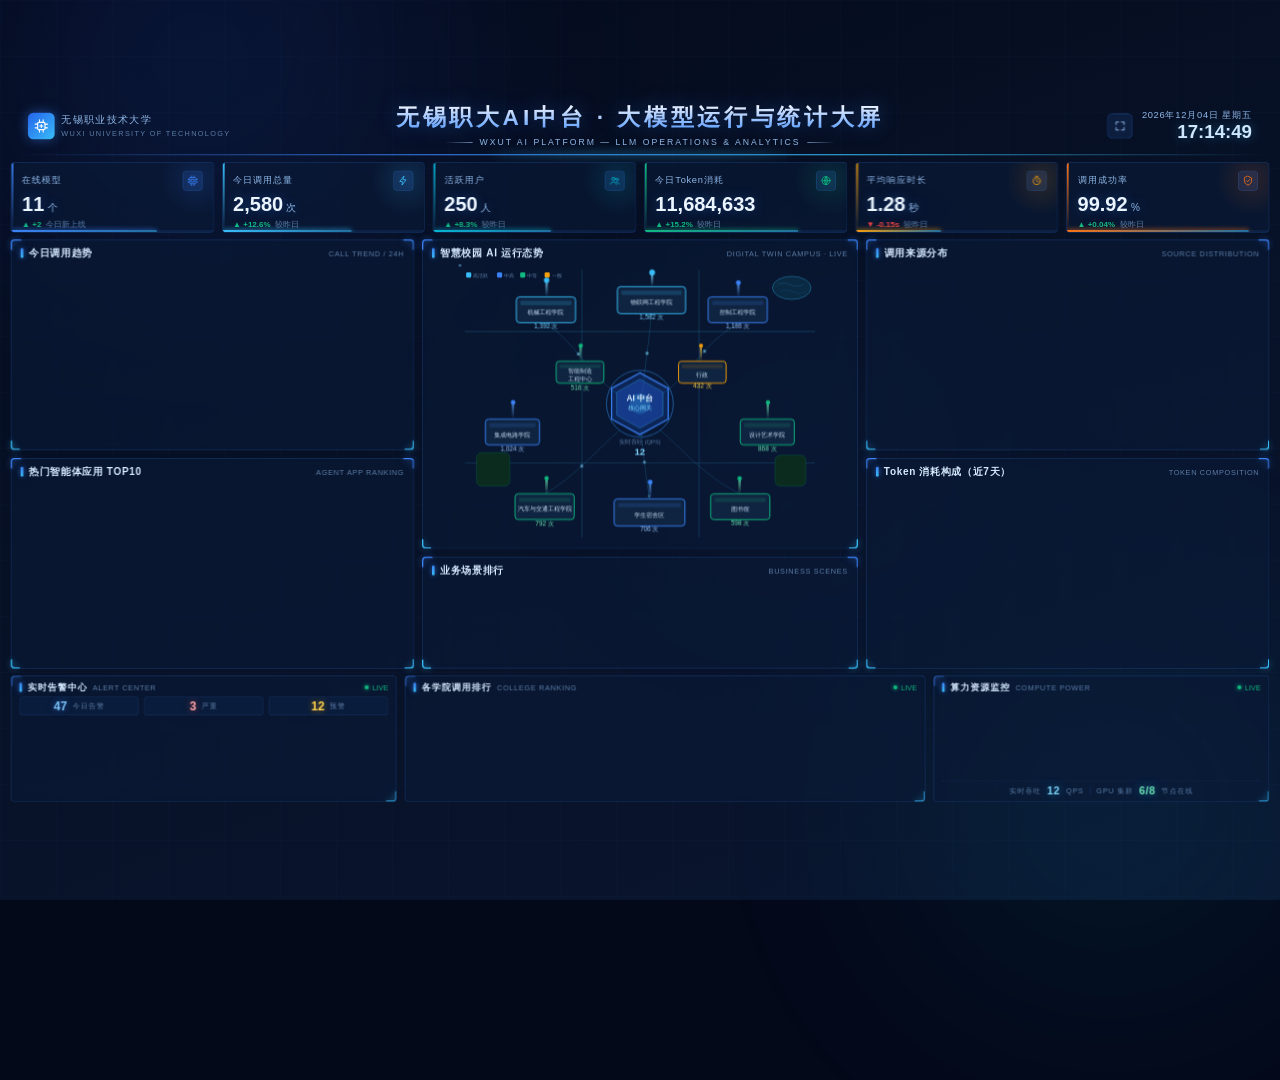
<file: src/main/resources/static/ai-dashboard-prototype.html>
<!DOCTYPE html>
<html lang="zh-CN">
<head>
<meta charset="UTF-8">
<meta name="viewport" content="width=device-width, initial-scale=1.0">
<title>无锡职大AI中台 · 大模型运行与统计大屏</title>
<script src="https://registry.npmmirror.com/echarts/5.5.1/files/dist/echarts.min.js"
        onerror="this.onerror=null;this.src='https://cdn.jsdelivr.net/npm/echarts@5.5.1/dist/echarts.min.js'"></script>
<style>
:root{
  --bg0:#04091A; --bg1:#081226;
  --panel:rgba(11,26,55,.62);
  --panel-border:rgba(64,140,255,.22);
  --primary:#2563EB; --primary2:#3B82F6; --sky:#38BDF8; --cyan:#06B6D4;
  --green:#10B981; --amber:#F59E0B; --orange:#F97316; --red:#EF4444;
  --t1:#DFF1FF; --t2:#8FB8E8; --t3:#5C7DA6;
}
*{margin:0;padding:0;box-sizing:border-box}
html,body{width:100%;height:100%;overflow:hidden;background:var(--bg0);
  font-family:"Segoe UI","PingFang SC","Microsoft YaHei",sans-serif;color:var(--t1)}
/* ---------- 背景装饰 ---------- */
.bg{position:fixed;inset:0;z-index:0;pointer-events:none;
  background:linear-gradient(160deg,#04091A 0%,#071126 45%,#0A1630 100%)}
.bg::before{content:'';position:absolute;inset:0;opacity:.5;
  background-image:linear-gradient(rgba(59,130,246,.05) 1px,transparent 1px),
                   linear-gradient(90deg,rgba(59,130,246,.05) 1px,transparent 1px);
  background-size:56px 56px}
.glow{position:absolute;border-radius:50%;filter:blur(120px);opacity:.5}
.glow1{width:720px;height:480px;left:-160px;top:-180px;background:radial-gradient(circle,rgba(37,99,235,.45),transparent 70%)}
.glow2{width:620px;height:420px;right:-140px;bottom:-120px;background:radial-gradient(circle,rgba(6,182,212,.28),transparent 70%)}
.glow3{width:460px;height:300px;left:44%;top:32%;background:radial-gradient(circle,rgba(59,130,246,.16),transparent 70%)}
/* ---------- 大屏容器 ---------- */
.screen{position:relative;z-index:1;width:1920px;height:1080px;transform-origin:0 0;
  display:flex;flex-direction:column;padding:10px 16px 12px;gap:10px}
/* ---------- 顶部标题 ---------- */
.header{height:88px;flex:none;display:flex;align-items:center;justify-content:center;position:relative}
.header::after{content:'';position:absolute;bottom:0;left:0;right:0;height:2px;
  background:linear-gradient(90deg,transparent,rgba(59,130,246,.75),rgba(56,189,248,.75),transparent)}
.header::before{content:'';position:absolute;bottom:-3px;left:38%;width:24%;height:8px;border-radius:50%;
  background:rgba(56,189,248,.35);filter:blur(6px)}
.header-center{text-align:center}
.header-title{font-size:34px;font-weight:700;letter-spacing:6px;line-height:1.1;
  background:linear-gradient(180deg,#FFFFFF 0%,#A9CCFF 55%,#5EA2FF 100%);
  -webkit-background-clip:text;background-clip:text;-webkit-text-fill-color:transparent;
  text-shadow:0 0 30px rgba(59,130,246,.35)}
.header-sub{font-size:13px;letter-spacing:3px;color:var(--t2);margin-top:11px;
  display:flex;align-items:center;justify-content:center;gap:10px}
.header-sub::before,.header-sub::after{content:'';width:42px;height:1px;background:linear-gradient(90deg,transparent,var(--t2))}
.header-sub::after{background:linear-gradient(90deg,var(--t2),transparent)}
.header-right{position:absolute;right:26px;top:50%;transform:translateY(-50%);display:flex;align-items:center;gap:14px;z-index:5}
.header-time{text-align:right}
.header-time .date{font-size:14px;color:var(--t2);letter-spacing:1px}
.header-time .clock{font-size:28px;font-weight:600;color:#CDE7FF;font-variant-numeric:tabular-nums;
  text-shadow:0 0 18px rgba(56,189,248,.4)}
.fs-btn{width:38px;height:38px;flex:none;border-radius:8px;cursor:pointer;user-select:none;
  display:flex;align-items:center;justify-content:center;color:var(--t2);
  background:rgba(59,130,246,.12);border:1px solid rgba(64,140,255,.3);
  backdrop-filter:blur(4px);transition:.2s}
.fs-btn:hover{color:#fff;background:rgba(37,99,235,.35);border-color:rgba(56,189,248,.6);
  box-shadow:0 0 16px rgba(37,99,235,.45)}
.fs-btn svg{width:18px;height:18px}
.fs-btn .ic-exit{display:none}
.fs-btn.on .ic-in{display:none}
.fs-btn.on .ic-exit{display:block}
.header-logo{position:absolute;left:26px;top:50%;transform:translateY(-50%);display:flex;align-items:center;gap:10px}
.header-logo .logo-badge{width:40px;height:40px;border-radius:8px;display:flex;align-items:center;justify-content:center;
  background:linear-gradient(135deg,#2563EB,#38BDF8);box-shadow:0 0 18px rgba(59,130,246,.5)}
.header-logo .logo-txt{font-size:15px;color:var(--t2);letter-spacing:2px}
/* ---------- KPI 指标卡 ---------- */
.kpi-row{flex:none;height:106px;display:grid;grid-template-columns:repeat(6,1fr);gap:12px}
.kpi{position:relative;border-radius:6px;background:var(--panel);border:1px solid var(--panel-border);
  padding:12px 16px 9px;overflow:hidden;backdrop-filter:blur(4px);
  box-shadow:0 0 0 rgba(37,99,235,0);transition:box-shadow .3s}
.kpi:hover{box-shadow:0 0 22px rgba(37,99,235,.28)}
.kpi::before{content:'';position:absolute;left:0;top:0;bottom:0;width:3px;
  background:linear-gradient(180deg,var(--kc,#3B82F6),transparent)}
.kpi::after{content:'';position:absolute;right:-30px;top:-30px;width:110px;height:110px;border-radius:50%;
  background:radial-gradient(circle,var(--kc,#3B82F6) 0%,transparent 70%);opacity:.14}
.kpi-head{display:flex;align-items:center;justify-content:space-between}
.kpi-label{font-size:14px;color:var(--t2);letter-spacing:1px}
.kpi-icon{width:30px;height:30px;border-radius:6px;display:flex;align-items:center;justify-content:center;
  background:rgba(59,130,246,.14);color:var(--kc,#3B82F6);border:1px solid rgba(59,130,246,.25)}
.kpi-value{margin-top:5px;font-size:30px;font-weight:700;font-variant-numeric:tabular-nums;line-height:1;
  color:#EAF5FF;text-shadow:0 0 16px rgba(59,130,246,.35)}
.kpi-value em{font-style:normal;font-size:15px;font-weight:400;color:var(--t2);margin-left:5px}
.kpi-foot{margin-top:7px;display:flex;align-items:center;gap:7px;font-size:12px;color:var(--t3)}
.kpi-trend{display:inline-flex;align-items:center;gap:3px;font-weight:600}
.kpi-trend.up{color:var(--green)} .kpi-trend.down{color:var(--red)}
.kpi-bar{position:absolute;left:0;right:0;bottom:0;height:3px;background:rgba(64,140,255,.1)}
.kpi-bar i{display:block;height:100%;background:linear-gradient(90deg,var(--kc,#3B82F6),rgba(56,189,248,.5));
  box-shadow:0 0 8px var(--kc,#3B82F6);transition:width 1.2s ease}
/* ---------- 主图表区 ---------- */
.main{flex:1;display:grid;grid-template-columns:1fr 1.08fr 1fr;gap:12px;min-height:0}
.col{display:flex;flex-direction:column;gap:12px;min-height:0}
.panel{flex:1;min-height:0;position:relative;border-radius:6px;background:var(--panel);
  border:1px solid var(--panel-border);backdrop-filter:blur(4px);padding:10px 12px 8px;display:flex;flex-direction:column}
.panel::before,.panel::after,.panel .c2,.panel .c3{content:'';position:absolute;width:14px;height:14px;pointer-events:none}
.panel::before{left:-1px;top:-1px;border-left:2px solid #3B82F6;border-top:2px solid #3B82F6;
  border-top-left-radius:6px;filter:drop-shadow(0 0 5px rgba(59,130,246,.8))}
.panel::after{right:-1px;top:-1px;border-right:2px solid #3B82F6;border-top:2px solid #3B82F6;
  border-top-right-radius:6px;filter:drop-shadow(0 0 5px rgba(59,130,246,.8))}
.panel .c2{left:-1px;bottom:-1px;border-left:2px solid #38BDF8;border-bottom:2px solid #38BDF8;
  border-bottom-left-radius:6px;filter:drop-shadow(0 0 5px rgba(56,189,248,.8))}
.panel .c3{right:-1px;bottom:-1px;border-right:2px solid #38BDF8;border-bottom:2px solid #38BDF8;
  border-bottom-right-radius:6px;filter:drop-shadow(0 0 5px rgba(56,189,248,.8))}
.panel-title{flex:none;display:flex;align-items:center;gap:8px;padding:0 2px 8px}
.panel-title .bar{width:4px;height:15px;border-radius:2px;background:linear-gradient(180deg,#3B82F6,#38BDF8);
  box-shadow:0 0 8px rgba(59,130,246,.8)}
.panel-title h3{font-size:15px;font-weight:600;letter-spacing:1px;color:#D6EAFF}
.panel-title .en{font-size:11px;color:var(--t3);letter-spacing:1px;margin-left:auto}
.chart{flex:1;min-height:0}
/* ---------- 数字孪生校园 ---------- */
.twin-wrap{flex:1;min-height:0}
.twin-wrap svg{width:100%;height:100%;display:block}
.tw-pulse{transform-box:fill-box;transform-origin:center !important;animation:twPulse 2.2s ease-in-out infinite}
@keyframes twPulse{0%,100%{transform:scale(1);opacity:.9}50%{transform:scale(1.45);opacity:.45}}
.tw-ripple{transform-box:fill-box;transform-origin:center;animation:twRipple 2.8s ease-out infinite}
@keyframes twRipple{0%{transform:scale(.35);opacity:.9}100%{transform:scale(1.5);opacity:0}}
.tw-beam{animation:twBeam 2.6s ease-in-out infinite}
@keyframes twBeam{0%,100%{opacity:.45}50%{opacity:.95}}
/* ---------- 业务场景排行 ---------- */
.scene-wrap{flex:1;display:flex;gap:6px;min-height:0}
.scene-chart{width:47%;min-height:0}
.scene-list{flex:1;display:flex;flex-direction:column;justify-content:space-between;padding:6px 4px 2px}
.sc-item{display:flex;align-items:center;gap:8px}
.sc-name{width:60px;font-size:12px;color:#9CC7FF;flex:none;white-space:nowrap}
.sc-bar{flex:1;height:8px;border-radius:4px;background:rgba(64,140,255,.1);overflow:hidden}
.sc-bar i{display:block;height:100%;border-radius:4px;transition:width 1s ease}
.sc-val{width:76px;text-align:right;font-size:12px;color:#EAF5FF;font-variant-numeric:tabular-nums;flex:none;white-space:nowrap}
.sc-val em{font-style:normal;font-size:10px;color:#5C7DA6;margin-left:2px}

/* ---------- 状态灯 ---------- */
.dot{width:8px;height:8px;border-radius:50%;flex:none;position:relative}
.dot.ok{background:var(--green);box-shadow:0 0 8px var(--green)}
.dot.ok::after{content:'';position:absolute;inset:-4px;border-radius:50%;border:1px solid var(--green);animation:pulse 1.8s ease-out infinite}
.dot.warn{background:var(--amber);box-shadow:0 0 8px var(--amber)}
.dot.warn::after{content:'';position:absolute;inset:-4px;border-radius:50%;border:1px solid var(--amber);animation:pulse 1.2s ease-out infinite}
.dot.err{background:var(--red);box-shadow:0 0 8px var(--red)}
@keyframes pulse{0%{transform:scale(.5);opacity:1}100%{transform:scale(1.6);opacity:0}}
/* ---------- 底部：三段式（告警中心 + 学院榜单 + 算力监控） ---------- */
.bottom{flex:none;height:190px;display:grid;grid-template-columns:1.15fr 1.55fr 1fr;gap:12px}
.log-panel{position:relative;border-radius:6px;background:var(--panel);border:1px solid var(--panel-border);
  padding:8px 12px;display:flex;flex-direction:column;overflow:hidden;backdrop-filter:blur(4px)}
.log-panel::before,.log-panel::after{content:'';position:absolute;width:14px;height:14px;pointer-events:none}
.log-panel::before{left:-1px;top:-1px;border-left:2px solid #3B82F6;border-top:2px solid #3B82F6;border-top-left-radius:6px;filter:drop-shadow(0 0 5px rgba(59,130,246,.8))}
.log-panel::after{right:-1px;bottom:-1px;border-right:2px solid #38BDF8;border-bottom:2px solid #38BDF8;border-bottom-right-radius:6px;filter:drop-shadow(0 0 5px rgba(56,189,248,.8))}
.log-head{flex:none;display:flex;align-items:center;gap:8px;margin-bottom:4px}
.log-head .bar{width:4px;height:14px;border-radius:2px;background:linear-gradient(180deg,#3B82F6,#38BDF8);box-shadow:0 0 8px rgba(59,130,246,.8)}
.log-head h3{font-size:14px;font-weight:600;letter-spacing:1px;color:#D6EAFF}
.log-head .live{display:flex;align-items:center;gap:5px;font-size:11px;color:var(--green)}
.log-head .live i{width:6px;height:6px;border-radius:50%;background:var(--green);box-shadow:0 0 6px var(--green);animation:blink 1.2s infinite}
@keyframes blink{0%,100%{opacity:1}50%{opacity:.25}}
.log-body{flex:1;overflow:hidden;position:relative;mask-image:linear-gradient(180deg,transparent 0,#000 10%,#000 88%,transparent 100%)}
.log-body ul{list-style:none}
.log-body li{display:flex;align-items:center;gap:10px;height:22px;font-size:11.5px;color:var(--t2);
  white-space:nowrap;overflow:hidden;text-overflow:ellipsis;border-bottom:1px solid rgba(64,140,255,.06)}
.log-body li.new{animation:rowin .6s ease}
@keyframes rowin{0%{opacity:0;transform:translateY(-10px)}100%{opacity:1;transform:translateY(0)}}
.log-time{color:var(--t3);font-variant-numeric:tabular-nums;flex:none}
.log-user{color:#9CC7FF;flex:none}
.log-desc{overflow:hidden;text-overflow:ellipsis}
.log-status{flex:none;margin-left:auto;font-size:11px;padding:1px 7px;border-radius:3px}
.st-ok{color:#6EE7B7;background:rgba(16,185,129,.12);border:1px solid rgba(16,185,129,.3)}
.st-warn{color:#FCD34D;background:rgba(245,158,11,.12);border:1px solid rgba(245,158,11,.3)}
.st-err{color:#FCA5A5;background:rgba(239,68,68,.12);border:1px solid rgba(239,68,68,.3)}
.log-dot{width:7px;height:7px;border-radius:50%;flex:none}

/* ---------- 告警统计胶囊 ---------- */
.al-caps{flex:none;display:flex;gap:8px;padding:1px 0 6px}
.al-cap{flex:1;display:flex;align-items:center;justify-content:center;gap:8px;border-radius:5px;
  padding:4px 0;background:rgba(64,140,255,.05);border:1px solid rgba(64,140,255,.14)}
.al-cap b{font-size:18px;font-weight:700;line-height:1;font-variant-numeric:tabular-nums;
  font-family:"Bahnschrift","Segoe UI",sans-serif}
.al-cap span{font-size:10.5px;color:var(--t3);letter-spacing:1px}
.al-cap.all b{color:#7CC4F8;text-shadow:0 0 10px rgba(59,130,246,.6)}
.al-cap.err b{color:#FCA5A5;text-shadow:0 0 10px rgba(239,68,68,.6)}
.al-cap.warn b{color:#FCD34D;text-shadow:0 0 10px rgba(245,158,11,.6)}

/* ---------- 学院奖牌榜单 ---------- */
.dep-wrap{flex:1;min-height:0;display:flex;gap:14px}
.dep-top3{flex:none;width:262px;display:flex;flex-direction:column;gap:6px;justify-content:center}
.dep-row{display:flex;align-items:center;gap:9px;border-radius:5px;padding:5px 10px;position:relative;overflow:hidden}
.dep-row .medal{width:26px;height:26px;flex:none;border-radius:50%;display:flex;align-items:center;justify-content:center;
  font:700 12px/1 "Bahnschrift","Segoe UI",sans-serif;color:#0A1226}
.dep-row.g1{background:linear-gradient(90deg,rgba(245,158,11,.22),rgba(245,158,11,.02));border:1px solid rgba(245,158,11,.4)}
.dep-row.g1 .medal{background:linear-gradient(135deg,#FDE68A,#F59E0B);box-shadow:0 0 12px rgba(245,158,11,.8)}
.dep-row.g2{background:linear-gradient(90deg,rgba(148,163,184,.20),rgba(148,163,184,.02));border:1px solid rgba(148,163,184,.4)}
.dep-row.g2 .medal{background:linear-gradient(135deg,#E2E8F0,#94A3B8);box-shadow:0 0 12px rgba(148,163,184,.7)}
.dep-row.g3{background:linear-gradient(90deg,rgba(217,119,6,.20),rgba(217,119,6,.02));border:1px solid rgba(217,119,6,.4)}
.dep-row.g3 .medal{background:linear-gradient(135deg,#FDBA74,#D97706);box-shadow:0 0 12px rgba(217,119,6,.7)}
.dep-row .dep-name{font-size:12.5px;color:#D6EAFF;font-weight:600;white-space:nowrap}
.dep-row .dep-val{margin-left:auto;font:700 15px/1 "Bahnschrift","Segoe UI",sans-serif;color:#EAF5FF;font-variant-numeric:tabular-nums}
.dep-row .dep-val em{font-style:normal;font-size:9px;color:var(--t3);margin-left:2px;font-family:"Segoe UI","Microsoft YaHei",sans-serif;font-weight:400}
.dep-list{flex:1;min-width:0;display:flex;flex-direction:column;justify-content:space-between;padding:3px 0}
.dep-li{display:flex;align-items:center;gap:8px;font-size:11px}
.dep-li .no{width:14px;color:var(--t3);font:600 11px/1 "Bahnschrift","Segoe UI",sans-serif;flex:none;text-align:center}
.dep-li .nm{width:118px;color:#9CC7FF;flex:none;white-space:nowrap;overflow:hidden;text-overflow:ellipsis}
.dep-li .bar{flex:1;height:6px;border-radius:3px;background:rgba(64,140,255,.1);overflow:hidden}
.dep-li .bar i{display:block;height:100%;border-radius:3px;transition:width .8s ease;
  background:linear-gradient(90deg,#1D4ED8,#3B82F6,#38BDF8);box-shadow:0 0 6px rgba(56,189,248,.55)}
.dep-li .vl{width:58px;text-align:right;color:#EAF5FF;flex:none;font-weight:600;
  font-family:"Bahnschrift","Segoe UI",sans-serif;font-variant-numeric:tabular-nums}
.dep-li .tr{width:32px;text-align:right;flex:none;font-size:10px;font-family:"Bahnschrift","Segoe UI",sans-serif}
.dep-li .tr.up{color:var(--green)}.dep-li .tr.dn{color:var(--red)}

/* ---------- 算力资源圆环仪表 ---------- */
.res-wrap{flex:1;min-height:0;display:flex;align-items:center;justify-content:space-around;gap:4px;padding:2px 0 4px}
.gauge{display:flex;flex-direction:column;align-items:center;gap:2px}
.gauge svg{width:78px;height:78px;display:block}
.gauge .gl{font-size:10.5px;color:var(--t3);letter-spacing:1.5px}
.qps-bar{flex:none;display:flex;align-items:center;justify-content:center;gap:9px;
  border-top:1px dashed rgba(64,140,255,.18);padding-top:6px;font-size:11px;color:var(--t3);letter-spacing:1px}
.qps-bar b{font:700 16px/1 "Bahnschrift","Segoe UI",sans-serif;color:#7DD3FC;font-variant-numeric:tabular-nums;
  text-shadow:0 0 12px rgba(56,189,248,.55)}
.qps-bar .sep{width:1px;height:12px;background:rgba(64,140,255,.25)}
</style>
</head>
<body>
<div class="bg"><div class="glow glow1"></div><div class="glow glow2"></div><div class="glow glow3"></div></div>

<div id="screen" class="screen">
  <!-- ================= 顶部标题 ================= -->
  <header class="header">
    <div class="header-logo">
      <div class="logo-badge">
        <svg width="22" height="22" viewBox="0 0 24 24" fill="none" stroke="#fff" stroke-width="1.8" stroke-linecap="round" stroke-linejoin="round">
          <rect x="6" y="6" width="12" height="12" rx="2"/><path d="M9 2v4M15 2v4M9 18v4M15 18v4M2 9h4M2 15h4M18 9h4M18 15h4M9.5 12h5M12 9.5v5"/>
        </svg>
      </div>
      <div class="logo-txt">无锡职业技术大学<br><span style="font-size:11px;color:#5C7DA6">WUXI UNIVERSITY OF TECHNOLOGY</span></div>
    </div>
    <div class="header-center">
      <div class="header-title">无锡职大AI中台 · 大模型运行与统计大屏</div>
      <div class="header-sub">WXUT AI PLATFORM — LLM OPERATIONS &amp; ANALYTICS</div>
    </div>
    <div class="header-right">
      <div class="fs-btn" id="fsBtn" title="全屏显示">
        <svg class="ic-in" viewBox="0 0 24 24" fill="none" stroke="currentColor" stroke-width="2" stroke-linecap="round" stroke-linejoin="round">
          <path d="M4 9V4h5M15 4h5v5M20 15v5h-5M9 20H4v-5"/>
        </svg>
        <svg class="ic-exit" viewBox="0 0 24 24" fill="none" stroke="currentColor" stroke-width="2" stroke-linecap="round" stroke-linejoin="round">
          <path d="M9 4v5H4M20 9h-5V4M15 20v-5h5M4 15h5v5"/>
        </svg>
      </div>
      <div class="header-time">
        <div class="date" id="hDate">--</div>
        <div class="clock" id="hClock">--:--:--</div>
      </div>
    </div>
  </header>

  <!-- ================= KPI 指标 ================= -->
  <section class="kpi-row">
    <div class="kpi" style="--kc:#3B82F6">
      <div class="kpi-head"><span class="kpi-label">在线模型</span>
        <span class="kpi-icon"><svg width="16" height="16" viewBox="0 0 24 24" fill="none" stroke="currentColor" stroke-width="1.8" stroke-linecap="round"><rect x="5" y="5" width="14" height="14" rx="2"/><path d="M9 9h6v6H9zM9 1v3M15 1v3M9 20v3M15 20v3M1 9h3M1 15h3M20 9h3M20 15h3"/></svg></span></div>
      <div class="kpi-value"><span id="kpi1">11</span><em>个</em></div>
      <div class="kpi-foot"><span class="kpi-trend up">▲ +2</span>今日新上线</div>
      <div class="kpi-bar"><i style="width:72%"></i></div>
    </div>
    <div class="kpi" style="--kc:#38BDF8">
      <div class="kpi-head"><span class="kpi-label">今日调用总量</span>
        <span class="kpi-icon"><svg width="16" height="16" viewBox="0 0 24 24" fill="none" stroke="currentColor" stroke-width="1.8" stroke-linecap="round" stroke-linejoin="round"><path d="M13 2 4 14h6l-1 8 9-12h-6z"/></svg></span></div>
      <div class="kpi-value"><span id="kpi2">2,580</span><em>次</em></div>
      <div class="kpi-foot"><span class="kpi-trend up">▲ +12.6%</span>较昨日</div>
      <div class="kpi-bar"><i style="width:64%"></i></div>
    </div>
    <div class="kpi" style="--kc:#06B6D4">
      <div class="kpi-head"><span class="kpi-label">活跃用户</span>
        <span class="kpi-icon"><svg width="16" height="16" viewBox="0 0 24 24" fill="none" stroke="currentColor" stroke-width="1.8" stroke-linecap="round"><circle cx="9" cy="8" r="3.5"/><path d="M2.5 20c.8-3.4 3.4-5 6.5-5s5.7 1.6 6.5 5"/><circle cx="17.5" cy="9" r="2.6"/><path d="M15.5 14.6c3 .3 5 1.9 5.9 4.9"/></svg></span></div>
      <div class="kpi-value"><span id="kpi3">250</span><em>人</em></div>
      <div class="kpi-foot"><span class="kpi-trend up">▲ +8.3%</span>较昨日</div>
      <div class="kpi-bar"><i style="width:58%"></i></div>
    </div>
    <div class="kpi" style="--kc:#10B981">
      <div class="kpi-head"><span class="kpi-label">今日Token消耗</span>
        <span class="kpi-icon"><svg width="16" height="16" viewBox="0 0 24 24" fill="none" stroke="currentColor" stroke-width="1.8" stroke-linecap="round" stroke-linejoin="round"><circle cx="12" cy="12" r="9"/><path d="M12 3v18M3 12h18"/><path d="M12 3a14 14 0 0 1 0 18M12 3a14 14 0 0 0 0 18"/></svg></span></div>
      <div class="kpi-value"><span id="kpi4">11,684,633</span></div>
      <div class="kpi-foot"><span class="kpi-trend up">▲ +15.2%</span>较昨日</div>
      <div class="kpi-bar"><i style="width:76%"></i></div>
    </div>
    <div class="kpi" style="--kc:#F59E0B">
      <div class="kpi-head"><span class="kpi-label">平均响应时长</span>
        <span class="kpi-icon"><svg width="16" height="16" viewBox="0 0 24 24" fill="none" stroke="currentColor" stroke-width="1.8" stroke-linecap="round"><circle cx="12" cy="13" r="8"/><path d="M12 9v4l3 2M9 2h6"/></svg></span></div>
      <div class="kpi-value"><span id="kpi5">1.28</span><em>秒</em></div>
      <div class="kpi-foot"><span class="kpi-trend down">▼ -0.15s</span>较昨日</div>
      <div class="kpi-bar"><i style="width:42%"></i></div>
    </div>
    <div class="kpi" style="--kc:#F97316">
      <div class="kpi-head"><span class="kpi-label">调用成功率</span>
        <span class="kpi-icon"><svg width="16" height="16" viewBox="0 0 24 24" fill="none" stroke="currentColor" stroke-width="1.8" stroke-linecap="round" stroke-linejoin="round"><path d="M12 2l8 4v6c0 5-3.4 8.6-8 10-4.6-1.4-8-5-8-10V6z"/><path d="M8.5 12l2.5 2.5 4.5-5"/></svg></span></div>
      <div class="kpi-value"><span id="kpi6">99.92</span><em>%</em></div>
      <div class="kpi-foot"><span class="kpi-trend up">▲ +0.04%</span>较昨日</div>
      <div class="kpi-bar"><i style="width:90%"></i></div>
    </div>
  </section>

  <!-- ================= 主图表区 ================= -->
  <main class="main">
    <!-- 左列 -->
    <div class="col">
      <div class="panel"><i class="c2"></i><i class="c3"></i>
        <div class="panel-title"><span class="bar"></span><h3>今日调用趋势</h3><span class="en">CALL TREND / 24H</span></div>
        <div id="chartTrend" class="chart"></div>
      </div>
      <div class="panel"><i class="c2"></i><i class="c3"></i>
        <div class="panel-title"><span class="bar"></span><h3>热门智能体应用 TOP10</h3><span class="en">AGENT APP RANKING</span></div>
        <div id="chartRank" class="chart"></div>
      </div>
    </div>
    <!-- 中列 -->
    <div class="col">
      <div class="panel" style="flex:2.55"><i class="c2"></i><i class="c3"></i>
        <div class="panel-title"><span class="bar"></span><h3>智慧校园 AI 运行态势</h3><span class="en">DIGITAL TWIN CAMPUS · LIVE</span></div>
        <div class="twin-wrap">
          <svg viewBox="0 0 560 432" preserveAspectRatio="xMidYMid meet">
            <!-- 图例 -->
            <g font-size="8" fill="#5C7DA6">
              <rect x="10" y="12" width="8" height="8" rx="2" fill="#38BDF8"/>
              <text x="21" y="19">高活跃</text>
              <rect x="58" y="12" width="8" height="8" rx="2" fill="#3B82F6"/>
              <text x="69" y="19">中高</text>
              <rect x="94" y="12" width="8" height="8" rx="2" fill="#10B981"/>
              <text x="105" y="19">中等</text>
              <rect x="132" y="12" width="8" height="8" rx="2" fill="#F59E0B"/>
              <text x="143" y="19">一般</text>
            </g>
            <!-- 道路 -->
            <g stroke="rgba(56,189,248,.14)" stroke-width="2" fill="none">
              <line x1="190" y1="8" x2="190" y2="424"/>
              <line x1="372" y1="8" x2="372" y2="424"/>
              <line x1="8" y1="104" x2="552" y2="104"/>
              <line x1="8" y1="308" x2="552" y2="308"/>
            </g>
            <!-- 湖泊 -->
            <ellipse cx="516" cy="36" rx="30" ry="18" fill="#0A2A44" stroke="rgba(56,189,248,.35)" stroke-width="1.5"/>
            <path d="M494,31 Q504,26 514,31 Q524,36 534,31" stroke="rgba(56,189,248,.4)" stroke-width="1" fill="none" opacity=".6"/>
            <path d="M498,42 Q508,37 518,42 Q528,47 538,42" stroke="rgba(56,189,248,.3)" stroke-width="1" fill="none" opacity=".5"/>
            <!-- 绿地 -->
            <rect x="26" y="292" width="52" height="52" rx="8" fill="#0B2B1F" stroke="rgba(16,185,129,.25)" stroke-width="1"/>
            <rect x="490" y="296" width="48" height="48" rx="8" fill="#0B2B1F" stroke="rgba(16,185,129,.25)" stroke-width="1"/>
            <rect x="196" y="168" width="24" height="18" rx="4" fill="#0B2B1F" opacity=".8"/>
            <rect x="344" y="166" width="24" height="18" rx="4" fill="#0B2B1F" opacity=".8"/>

            <!-- 粒子流 -->
            <g fill="none" stroke="rgba(56,189,248,.22)" stroke-width="1.2">
              <path id="fl1" d="M134,92 C180,120 200,170 244,200"/>
              <path id="fl2" d="M298,76 C294,120 288,160 284,198"/>
              <path id="fl3" d="M432,92 C380,120 360,170 316,200"/>
              <path id="fl4" d="M132,356 C180,330 220,280 248,258"/>
              <path id="fl5" d="M295,364 C288,320 284,280 282,258"/>
              <path id="fl6" d="M436,356 C380,330 340,280 312,258"/>
            </g>
            <g fill="#7DD3FC" opacity=".85">
              <circle r="2.2"><animateMotion dur="3.4s" repeatCount="indefinite" path="M134,92 C180,120 200,170 244,200"/></circle>
              <circle r="1.6"><animateMotion dur="3.4s" begin="1.7s" repeatCount="indefinite" path="M134,92 C180,120 200,170 244,200"/></circle>
              <circle r="2.2"><animateMotion dur="3s" repeatCount="indefinite" path="M298,76 C294,120 288,160 284,198"/></circle>
              <circle r="1.6"><animateMotion dur="3s" begin="1.5s" repeatCount="indefinite" path="M298,76 C294,120 288,160 284,198"/></circle>
              <circle r="2.2"><animateMotion dur="3.6s" repeatCount="indefinite" path="M432,92 C380,120 360,170 316,200"/></circle>
              <circle r="1.6"><animateMotion dur="3.6s" begin="1.8s" repeatCount="indefinite" path="M432,92 C380,120 360,170 316,200"/></circle>
              <circle r="2"><animateMotion dur="3.2s" repeatCount="indefinite" path="M132,356 C180,330 220,280 248,258"/></circle>
              <circle r="2"><animateMotion dur="2.8s" repeatCount="indefinite" path="M295,364 C288,320 284,280 282,258"/></circle>
              <circle r="1.4"><animateMotion dur="2.8s" begin="1.4s" repeatCount="indefinite" path="M295,364 C288,320 284,280 282,258"/></circle>
              <circle r="2"><animateMotion dur="3.2s" begin="1.6s" repeatCount="indefinite" path="M436,356 C380,330 340,280 312,258"/></circle>
            </g>

            <!-- 建筑：物联网工程学院（软件/AI/大数据） -->
            <g>
              <rect id="beam-A" x="297" y="14" width="4" height="20" rx="2" fill="url(#bgA)" opacity=".75" class="tw-beam"/>
              <rect x="245" y="34" width="106" height="42" rx="5" fill="#0F2440" stroke="#38BDF8" stroke-width="1.5"/>
              <rect x="251" y="40" width="94" height="7" rx="2" fill="rgba(56,189,248,.18)"/>
              <circle id="dot-A" cx="299" cy="12" r="4.5" fill="#38BDF8" class="tw-pulse" style="transform-origin:299px 12px"/>
              <text x="298" y="62" font-size="10" fill="#CDE7FF" text-anchor="middle">物联网工程学院</text>
              <text id="val-A" x="298" y="84" font-size="10" fill="#7DD3FC" text-anchor="middle">1,582 次</text>
            </g>
            <!-- 建筑：机械工程学院 -->
            <g>
              <rect id="beam-B" x="133" y="26" width="4" height="24" rx="2" fill="url(#bgB)" opacity=".75" class="tw-beam"/>
              <rect x="88" y="50" width="92" height="40" rx="5" fill="#0F2440" stroke="#38BDF8" stroke-width="1.5"/>
              <rect x="94" y="56" width="80" height="7" rx="2" fill="rgba(56,189,248,.18)"/>
              <circle id="dot-B" cx="135" cy="24" r="4.2" fill="#38BDF8" class="tw-pulse" style="transform-origin:135px 24px"/>
              <text x="134" y="77" font-size="10" fill="#CDE7FF" text-anchor="middle">机械工程学院</text>
              <text id="val-B" x="134" y="99" font-size="10" fill="#7DD3FC" text-anchor="middle">1,392 次</text>
            </g>
            <!-- 建筑：控制工程学院 -->
            <g>
              <rect id="beam-C" x="431" y="30" width="4" height="20" rx="2" fill="url(#bgC)" opacity=".75" class="tw-beam"/>
              <rect x="386" y="50" width="92" height="40" rx="5" fill="#0F2440" stroke="#3B82F6" stroke-width="1.5"/>
              <rect x="392" y="56" width="80" height="7" rx="2" fill="rgba(59,130,246,.16)"/>
              <circle id="dot-C" cx="433" cy="28" r="3.8" fill="#3B82F6" class="tw-pulse" style="transform-origin:433px 28px"/>
              <text x="432" y="77" font-size="10" fill="#CDE7FF" text-anchor="middle">控制工程学院</text>
              <text id="val-C" x="432" y="99" font-size="10" fill="#9CC7FF" text-anchor="middle">1,186 次</text>
            </g>
            <!-- 建筑：智能制造工程中心 -->
            <g>
              <rect id="beam-I" x="186" y="128" width="3.5" height="22" rx="2" fill="url(#bgI)" opacity=".7" class="tw-beam"/>
              <rect x="150" y="150" width="74" height="34" rx="5" fill="#0F2440" stroke="#10B981" stroke-width="1.5"/>
              <rect x="155" y="155" width="64" height="6" rx="2" fill="rgba(16,185,129,.15)"/>
              <circle id="dot-I" cx="188" cy="126" r="3.4" fill="#10B981" class="tw-pulse" style="transform-origin:188px 126px"/>
              <text x="187" y="168" font-size="9" fill="#CDE7FF" text-anchor="middle">智能制造</text>
              <text x="187" y="180" font-size="9" fill="#CDE7FF" text-anchor="middle">工程中心</text>
              <text id="val-I" x="187" y="194" font-size="10" fill="#6EE7B7" text-anchor="middle">516 次</text>
            </g>
            <!-- 建筑：行政 -->
            <g>
              <rect id="beam-J" x="373" y="128" width="3.5" height="22" rx="2" fill="url(#bgJ)" opacity=".7" class="tw-beam"/>
              <rect x="340" y="150" width="74" height="34" rx="5" fill="#0F2440" stroke="#F59E0B" stroke-width="1.5"/>
              <rect x="345" y="155" width="64" height="6" rx="2" fill="rgba(245,158,11,.13)"/>
              <circle id="dot-J" cx="375" cy="126" r="3.2" fill="#F59E0B" class="tw-pulse" style="transform-origin:375px 126px"/>
              <text x="377" y="174" font-size="10" fill="#CDE7FF" text-anchor="middle">行政</text>
              <text id="val-J" x="377" y="192" font-size="10" fill="#FCD34D" text-anchor="middle">432 次</text>
            </g>

            <!-- AI 中台核心 -->
            <g>
              <circle cx="280" cy="216" r="52" fill="none" stroke="rgba(56,189,248,.35)" stroke-width="1.2" class="tw-ripple"/>
              <circle cx="280" cy="216" r="52" fill="none" stroke="rgba(59,130,246,.4)" stroke-width="1.2" class="tw-ripple" style="animation-delay:1.4s"/>
              <polygon points="280,168 324,192 324,240 280,264 236,240 236,192" fill="rgba(37,99,235,.2)" stroke="#3B82F6" stroke-width="2"/>
              <polygon points="280,178 316,198 316,234 280,254 244,234 244,198" fill="rgba(37,99,235,.35)" stroke="rgba(56,189,248,.5)" stroke-width="1"/>
              <circle cx="280" cy="216" r="16" fill="rgba(56,189,248,.25)" class="tw-pulse"/>
              <text x="280" y="212" font-size="13" font-weight="700" fill="#DFF1FF" text-anchor="middle">AI 中台</text>
              <text x="280" y="226" font-size="9" fill="#7DD3FC" text-anchor="middle">核心网关</text>
              <text x="280" y="278" font-size="9" fill="#5C7DA6" text-anchor="middle">实时吞吐 (QPS)</text>
              <text id="qpsVal" x="280" y="296" font-size="15" font-weight="700" fill="#7DD3FC" text-anchor="middle">12</text>
            </g>

            <!-- 建筑：集成电路学院 -->
            <g>
              <rect id="beam-D" x="81" y="216" width="3.5" height="24" rx="2" fill="url(#bgD)" opacity=".7" class="tw-beam"/>
              <rect x="40" y="240" width="84" height="40" rx="5" fill="#0F2440" stroke="#3B82F6" stroke-width="1.5"/>
              <rect x="46" y="246" width="72" height="7" rx="2" fill="rgba(59,130,246,.16)"/>
              <circle id="dot-D" cx="83" cy="214" r="3.6" fill="#3B82F6" class="tw-pulse" style="transform-origin:83px 214px"/>
              <text x="82" y="267" font-size="10" fill="#CDE7FF" text-anchor="middle">集成电路学院</text>
              <text id="val-D" x="82" y="289" font-size="10" fill="#9CC7FF" text-anchor="middle">1,024 次</text>
            </g>
            <!-- 建筑：设计艺术学院 -->
            <g>
              <rect id="beam-E" x="477" y="216" width="3.5" height="24" rx="2" fill="url(#bgE)" opacity=".7" class="tw-beam"/>
              <rect x="436" y="240" width="84" height="40" rx="5" fill="#0F2440" stroke="#10B981" stroke-width="1.5"/>
              <rect x="442" y="246" width="72" height="7" rx="2" fill="rgba(16,185,129,.15)"/>
              <circle id="dot-E" cx="479" cy="214" r="3.4" fill="#10B981" class="tw-pulse" style="transform-origin:479px 214px"/>
              <text x="478" y="267" font-size="10" fill="#CDE7FF" text-anchor="middle">设计艺术学院</text>
              <text id="val-E" x="478" y="289" font-size="10" fill="#6EE7B7" text-anchor="middle">868 次</text>
            </g>
            <!-- 建筑：汽车与交通工程学院 -->
            <g>
              <rect id="beam-F" x="133" y="334" width="4" height="22" rx="2" fill="url(#bgF)" opacity=".7" class="tw-beam"/>
              <rect x="86" y="356" width="92" height="40" rx="5" fill="#0F2440" stroke="#10B981" stroke-width="1.5"/>
              <rect x="92" y="362" width="80" height="7" rx="2" fill="rgba(16,185,129,.15)"/>
              <circle id="dot-F" cx="135" cy="332" r="3.4" fill="#10B981" class="tw-pulse" style="transform-origin:135px 332px"/>
              <text x="132" y="383" font-size="9" fill="#CDE7FF" text-anchor="middle">汽车与交通工程学院</text>
              <text id="val-F" x="132" y="405" font-size="10" fill="#6EE7B7" text-anchor="middle">792 次</text>
            </g>
            <!-- 建筑：学生宿舍区 -->
            <g>
              <rect id="beam-G" x="294" y="340" width="4" height="24" rx="2" fill="url(#bgG)" opacity=".7" class="tw-beam"/>
              <rect x="240" y="364" width="110" height="42" rx="5" fill="#0F2440" stroke="#3B82F6" stroke-width="1.5"/>
              <rect x="246" y="370" width="98" height="7" rx="2" fill="rgba(59,130,246,.16)"/>
              <circle id="dot-G" cx="296" cy="338" r="3.8" fill="#3B82F6" class="tw-pulse" style="transform-origin:296px 338px"/>
              <text x="295" y="392" font-size="10" fill="#CDE7FF" text-anchor="middle">学生宿舍区</text>
              <text id="val-G" x="295" y="414" font-size="10" fill="#9CC7FF" text-anchor="middle">706 次</text>
            </g>
            <!-- 建筑：图书馆 -->
            <g>
              <rect id="beam-H" x="433" y="334" width="4" height="22" rx="2" fill="url(#bgH)" opacity=".7" class="tw-beam"/>
              <rect x="390" y="356" width="92" height="40" rx="5" fill="#0F2440" stroke="#10B981" stroke-width="1.5"/>
              <rect x="396" y="362" width="80" height="7" rx="2" fill="rgba(16,185,129,.15)"/>
              <circle id="dot-H" cx="435" cy="332" r="3.4" fill="#10B981" class="tw-pulse" style="transform-origin:435px 332px"/>
              <text x="436" y="383" font-size="10" fill="#CDE7FF" text-anchor="middle">图书馆</text>
              <text id="val-H" x="436" y="405" font-size="10" fill="#6EE7B7" text-anchor="middle">598 次</text>
            </g>
            <defs>
              <linearGradient id="bgA" x1="0" y1="0" x2="0" y2="1"><stop offset="0" stop-color="#7DD3FC"/><stop offset="1" stop-color="rgba(125,211,252,0)"/></linearGradient>
              <linearGradient id="bgB" x1="0" y1="0" x2="0" y2="1"><stop offset="0" stop-color="#7DD3FC"/><stop offset="1" stop-color="rgba(125,211,252,0)"/></linearGradient>
              <linearGradient id="bgC" x1="0" y1="0" x2="0" y2="1"><stop offset="0" stop-color="#60A5FA"/><stop offset="1" stop-color="rgba(96,165,250,0)"/></linearGradient>
              <linearGradient id="bgD" x1="0" y1="0" x2="0" y2="1"><stop offset="0" stop-color="#60A5FA"/><stop offset="1" stop-color="rgba(96,165,250,0)"/></linearGradient>
              <linearGradient id="bgE" x1="0" y1="0" x2="0" y2="1"><stop offset="0" stop-color="#6EE7B7"/><stop offset="1" stop-color="rgba(110,231,183,0)"/></linearGradient>
              <linearGradient id="bgF" x1="0" y1="0" x2="0" y2="1"><stop offset="0" stop-color="#6EE7B7"/><stop offset="1" stop-color="rgba(110,231,183,0)"/></linearGradient>
              <linearGradient id="bgG" x1="0" y1="0" x2="0" y2="1"><stop offset="0" stop-color="#60A5FA"/><stop offset="1" stop-color="rgba(96,165,250,0)"/></linearGradient>
              <linearGradient id="bgH" x1="0" y1="0" x2="0" y2="1"><stop offset="0" stop-color="#6EE7B7"/><stop offset="1" stop-color="rgba(110,231,183,0)"/></linearGradient>
              <linearGradient id="bgI" x1="0" y1="0" x2="0" y2="1"><stop offset="0" stop-color="#6EE7B7"/><stop offset="1" stop-color="rgba(110,231,183,0)"/></linearGradient>
              <linearGradient id="bgJ" x1="0" y1="0" x2="0" y2="1"><stop offset="0" stop-color="#FCD34D"/><stop offset="1" stop-color="rgba(252,211,77,0)"/></linearGradient>
            </defs>
          </svg>
        </div>
      </div>
      <div class="panel" style="flex:.85"><i class="c2"></i><i class="c3"></i>
        <div class="panel-title"><span class="bar"></span><h3>业务场景排行</h3><span class="en">BUSINESS SCENES</span></div>
        <div class="scene-wrap">
          <div id="chartScene" class="scene-chart"></div>
          <div class="scene-list" id="sceneList"></div>
        </div>
      </div>
    </div>
    <!-- 右列 -->
    <div class="col">
      <div class="panel"><i class="c2"></i><i class="c3"></i>
        <div class="panel-title"><span class="bar"></span><h3>调用来源分布</h3><span class="en">SOURCE DISTRIBUTION</span></div>
        <div id="chartSource" class="chart"></div>
      </div>
      <div class="panel"><i class="c2"></i><i class="c3"></i>
        <div class="panel-title"><span class="bar"></span><h3>Token 消耗构成（近7天）</h3><span class="en">TOKEN COMPOSITION</span></div>
        <div id="chartToken" class="chart"></div>
      </div>
    </div>
  </main>

  <!-- ================= 底部：三段式 ================= -->
  <section class="bottom">
    <!-- 块1：实时告警中心 -->
    <div class="log-panel">
      <div class="log-head"><span class="bar"></span><h3>实时告警中心</h3>
        <span class="en" style="font-size:11px;color:#5C7DA6;letter-spacing:1px">ALERT CENTER</span>
        <span class="live" style="margin-left:auto"><i></i>LIVE</span></div>
      <div class="al-caps">
        <div class="al-cap all"><b id="alAll">47</b><span>今日告警</span></div>
        <div class="al-cap err"><b id="alErr">3</b><span>严重</span></div>
        <div class="al-cap warn"><b id="alWarn">12</b><span>预警</span></div>
      </div>
      <div class="log-body" id="logAlert"><ul></ul></div>
    </div>
    <!-- 块2：各学院调用排行（奖牌榜） -->
    <div class="log-panel">
      <div class="log-head"><span class="bar"></span><h3>各学院调用排行</h3>
        <span class="en" style="font-size:11px;color:#5C7DA6;letter-spacing:1px">COLLEGE RANKING</span>
        <span class="live" style="margin-left:auto"><i></i>LIVE</span></div>
      <div class="dep-wrap">
        <div class="dep-top3" id="depTop3"></div>
        <div class="dep-list" id="depList"></div>
      </div>
    </div>
    <!-- 块3：算力资源监控 -->
    <div class="log-panel">
      <div class="log-head"><span class="bar"></span><h3>算力资源监控</h3>
        <span class="en" style="font-size:11px;color:#5C7DA6;letter-spacing:1px">COMPUTE POWER</span>
        <span class="live" style="margin-left:auto"><i></i>LIVE</span></div>
      <div class="res-wrap" id="resWrap"></div>
      <div class="qps-bar">实时吞吐 <b id="qpsBar">12</b> QPS<span class="sep"></span>GPU 集群 <b style="color:#6EE7B7" id="gpuNodes">6/8</b> 节点在线</div>
    </div>
  </section>
</div>

<script>
/* ============ 主题色 ============ */
var C={blue:'#3B82F6',deep:'#2563EB',sky:'#38BDF8',cyan:'#06B6D4',green:'#10B981',
       amber:'#F59E0B',orange:'#F97316',red:'#EF4444',axis:'#5C7DA6',split:'rgba(64,140,255,.12)'};

/* ============ 数据持久化：localStorage 防刷新回退穿帮（跨天自动重置） ============ */
var LSK='wxut_dash_v3';
var SD=null;
try{var _raw=localStorage.getItem(LSK);if(_raw){var _o=JSON.parse(_raw);
  if(_o.ts&&new Date(_o.ts).toDateString()===new Date().toDateString())SD=_o;}}catch(e){}
function saveState(){
  try{localStorage.setItem(LSK,JSON.stringify({
    ts:Date.now(),trend:trendData,trendOk:trendOk,rank:rankVals,
    twin:twinBuildings.map(function(b){return b.v}),
    scenes:scenes.map(function(s){return s.v}),
    depts:DEPTS.map(function(d){return{n:d.n,v:d.v,tr:d.tr}}),
    res:RES.map(function(r){return r.v}),
    token:tokenData,al:AL_CNT,
    kpi:[0,kpiState[1].v,kpiState[2].v,kpiState[3].v,kpiState[4].v,kpiState[5].v]
  }))}catch(e){}
}

/* ============ 屏幕等比缩放 ============ */
function fitScreen(){
  var s=document.getElementById('screen');
  var k=Math.min(innerWidth/1920,innerHeight/1080);
  s.style.transform='scale('+k+')';
  s.style.left=(innerWidth-1920*k)/2+'px';
  s.style.top=(innerHeight-1080*k)/2+'px';
}
addEventListener('resize',fitScreen);fitScreen();

/* ============ 时钟 ============ */
var WEEK=['日','一','二','三','四','五','六'];
function tick(){
  var d=new Date();
  document.getElementById('hDate').textContent=
    d.getFullYear()+'年'+String(d.getMonth()+1).padStart(2,'0')+'月'+String(d.getDate()).padStart(2,'0')+'日 星期'+WEEK[d.getDay()];
  document.getElementById('hClock').textContent=
    String(d.getHours()).padStart(2,'0')+':'+String(d.getMinutes()).padStart(2,'0')+':'+String(d.getSeconds()).padStart(2,'0');
}
tick();setInterval(tick,1000);

/* ============ 全屏切换 ============ */
var fsBtn=document.getElementById('fsBtn');
fsBtn.onclick=function(){
  if(document.fullscreenElement){document.exitFullscreen()}
  else{document.documentElement.requestFullscreen().catch(function(){})}
};
document.addEventListener('fullscreenchange',function(){
  var on=!!document.fullscreenElement;
  fsBtn.classList.toggle('on',on);
  fsBtn.title=on?'退出全屏':'全屏显示';
});

/* ============ 公共 ECharts 样式 ============ */
function baseAxis(){return{axisLine:{lineStyle:{color:'rgba(64,140,255,.25)'}},
  axisLabel:{color:C.axis,fontSize:11},splitLine:{lineStyle:{color:C.split}},axisTick:{show:false}}}
function tooltip(extra){return Object.assign({backgroundColor:'rgba(8,20,45,.92)',borderColor:'rgba(59,130,246,.4)',
  textStyle:{color:'#DFF1FF',fontSize:12}},extra||{})}

/* ============ 1. 今日调用趋势（双系列面积折线） ============ */
var hours=[];for(var i=0;i<24;i++)hours.push(String(i).padStart(2,'0')+':00');
var trendData=[],trendOk=[];
for(i=0;i<24;i++){var b=26+Math.sin(i/3.6)*15+i*9+Math.random()*22;trendData.push(Math.round(b));trendOk.push(Math.round(b*(0.986+Math.random()*.012)))}
if(SD&&SD.trend){trendData=SD.trend;trendOk=SD.trendOk}
var chartTrend=echarts.init(document.getElementById('chartTrend'));
var optTrend={grid:{left:42,right:14,top:34,bottom:24},
  tooltip:tooltip({trigger:'axis'}),
  legend:{data:['调用量','成功量'],textStyle:{color:C.axis,fontSize:11},itemWidth:14,itemHeight:8,right:10,top:2},
  xAxis:Object.assign(baseAxis(),{type:'category',data:hours,boundaryGap:false,axisLabel:{color:C.axis,fontSize:10,interval:3}}),
  yAxis:Object.assign(baseAxis(),{type:'value',name:'次',nameTextStyle:{color:C.axis,fontSize:10},splitNumber:4,
    axisLabel:{color:C.axis,fontSize:10}}),
  series:[
    {name:'调用量',type:'line',smooth:.45,symbol:'none',data:trendData,
      lineStyle:{width:2.5,color:C.blue,shadowColor:'rgba(59,130,246,.6)',shadowBlur:10},
      areaStyle:{color:new echarts.graphic.LinearGradient(0,0,0,1,[{offset:0,color:'rgba(59,130,246,.38)'},{offset:1,color:'rgba(59,130,246,.02)'}])}},
    {name:'成功量',type:'line',smooth:.45,symbol:'none',data:trendOk,
      lineStyle:{width:2,color:C.cyan,shadowColor:'rgba(6,182,212,.5)',shadowBlur:8},
      areaStyle:{color:new echarts.graphic.LinearGradient(0,0,0,1,[{offset:0,color:'rgba(6,182,212,.22)'},{offset:1,color:'rgba(6,182,212,.02)'}])}}
  ]};
chartTrend.setOption(optTrend);

/* ============ 2. 热门智能体应用 TOP10 ============ */
var rankNames=['智能推荐智能体','智能填报智能体','日常管理智能体','心理健康智能体','职业规划智能体','课件制作智能体','课程建设智能体','科研项目管理智能体','校园安防智能体','一卡通综合服务智能体'];
var rankVals=[573,476,394,308,237,185,142,106,79,57];
if(SD&&SD.rank){SD.rank.forEach(function(v,k){if(rankVals[k]!=null)rankVals[k]=v})}
var chartRank=echarts.init(document.getElementById('chartRank'));
var optRank={grid:{left:140,right:48,top:6,bottom:16},
  tooltip:tooltip({trigger:'axis',axisPointer:{type:'shadow'},formatter:function(p){return p[0].name+'<br/>调用量：<b>'+p[0].value.toLocaleString('en-US')+' 次</b>'}}),
  xAxis:{type:'value',splitLine:{lineStyle:{color:C.split}},axisLabel:{color:C.axis,fontSize:10},axisTick:{show:false},axisLine:{show:false}},
  yAxis:{type:'category',data:rankNames,inverse:true,axisLine:{lineStyle:{color:'rgba(64,140,255,.25)'}},
    axisTick:{show:false},axisLabel:{color:'#9CC7FF',fontSize:10.5}},
  series:[{type:'bar',data:rankVals,barWidth:9,
    itemStyle:{borderRadius:[0,4,4,0],
      color:new echarts.graphic.LinearGradient(0,0,1,0,[
        {offset:0,color:'#1D4ED8'},{offset:.55,color:'#3B82F6'},{offset:1,color:'#38BDF8'}])},
    label:{show:true,position:'right',color:'#8FB8E8',fontSize:10,formatter:function(p){return p.value.toLocaleString('en-US')}},
    showBackground:true,backgroundStyle:{color:'rgba(64,140,255,.07)',borderRadius:[0,4,4,0]}}]};
chartRank.setOption(optRank);

/* ============ 3. 数字孪生校园热力 ============ */
var twinBuildings=[
  {id:'A',v:316,top:34},{id:'B',v:278,top:50},{id:'C',v:237,top:50},
  {id:'D',v:205,top:240},{id:'E',v:174,top:240},{id:'F',v:158,top:356},
  {id:'G',v:141,top:364},{id:'H',v:120,top:356},{id:'I',v:103,top:150},{id:'J',v:86,top:150}
];
if(SD&&SD.twin){SD.twin.forEach(function(v,k){if(twinBuildings[k])twinBuildings[k].v=v})}
function twinHeat(v){return v>=270?'#38BDF8':v>=200?'#3B82F6':v>=130?'#10B981':'#F59E0B'}
function updateTwin(){
  var maxV=316;
  twinBuildings.forEach(function(b){
    document.getElementById('val-'+b.id).textContent=b.v.toLocaleString('en-US')+' 次';
    var dot=document.getElementById('dot-'+b.id);
    dot.setAttribute('r',(2.8+b.v/maxV*1.8).toFixed(1));
    dot.setAttribute('fill',twinHeat(b.v));
    var beam=document.getElementById('beam-'+b.id);
    var h=Math.round(10+b.v/maxV*24);
    beam.setAttribute('height',h);
    beam.setAttribute('y',b.top-h);
  });
  var qps=Math.round(8+Math.random()*17);
  document.getElementById('qpsVal').textContent=qps.toLocaleString('en-US');
}
updateTwin();

/* ============ 4. 业务场景排行 ============ */
var scenes=[
  {n:'教务教学',v:716,c:C.blue},{n:'学生管理',v:604,c:C.sky},{n:'科研管理',v:468,c:C.cyan},
  {n:'后勤管理',v:326,c:C.green},{n:'教师工作',v:260,c:C.amber},{n:'其他特色',v:160,c:C.orange}
];
if(SD&&SD.scenes){SD.scenes.forEach(function(v,k){if(scenes[k])scenes[k].v=v})}
var chartScene=echarts.init(document.getElementById('chartScene'));
var optScene={tooltip:tooltip({trigger:'item',formatter:function(p){return p.name+'<br/>调用量：<b>'+p.value.toLocaleString('en-US')+' 次</b>'}}),
  graphic:[
    {id:'sceneTotal',type:'text',left:'center',top:'40%',style:{text:String(scenes.reduce(function(a,b){return a+b.v},0).toLocaleString('en-US')),fontSize:17,fontWeight:700,fill:'#EAF5FF',textAlign:'center'}},
    {type:'text',left:'center',top:'53%',style:{text:'今日调用 (次)',fontSize:10,fill:'#5C7DA6',textAlign:'center'}}
  ],
  series:[{type:'pie',radius:['55%','78%'],center:['50%','50%'],
    itemStyle:{borderColor:'rgba(8,18,38,.9)',borderWidth:2,borderRadius:3},
    label:{show:false},emphasis:{scaleSize:5},
    data:scenes.map(function(s){return{name:s.n,value:s.v,itemStyle:{color:s.c,shadowColor:s.c,shadowBlur:10}}})}]};
chartScene.setOption(optScene);
function renderSceneList(){
  var max=scenes[0].v;
  document.getElementById('sceneList').innerHTML=scenes.map(function(s){
    return '<div class="sc-item"><span class="sc-name">'+s.n+'</span>'+
      '<span class="sc-bar"><i style="width:'+(s.v/max*100)+'%;background:linear-gradient(90deg,'+s.c+',rgba(56,189,248,.3))"></i></span>'+
      '<span class="sc-val">'+s.v.toLocaleString('en-US')+'<em>次</em></span></div>';
  }).join('');
}
renderSceneList();

/* ============ 5. 各学院调用排行（奖牌榜 · DOM 渲染） ============ */
var DEPTS=[
  {n:'物联网工程学院',v:336,tr:1},{n:'机械工程学院',v:278,tr:1},
  {n:'控制工程学院',v:237,tr:1},{n:'集成电路学院',v:193,tr:0},
  {n:'汽车与交通工程学院',v:168,tr:1},{n:'管理学院',v:137,tr:0},
  {n:'财经学院',v:110,tr:1},{n:'设计艺术学院',v:86,tr:0},
  {n:'文旅学院',v:68,tr:1},{n:'爱尔兰学院',v:44,tr:0}
];
if(SD&&SD.depts){DEPTS.forEach(function(d){for(var k=0;k<SD.depts.length;k++)
  if(SD.depts[k].n===d.n){d.v=SD.depts[k].v;d.tr=SD.depts[k].tr;break}});
  DEPTS.sort(function(a,b){return b.v-a.v});}
function renderDept(){
  var max=DEPTS[0].v,t3='';
  for(var i=0;i<3;i++){var d=DEPTS[i];
    t3+='<div class="dep-row g'+(i+1)+'">'
      +'<div class="medal">'+(i+1)+'</div>'
      +'<div class="dep-name">'+d.n+'</div>'
      +'<div class="dep-val">'+d.v.toLocaleString('en-US')+'<em>次</em></div></div>';}
  document.getElementById('depTop3').innerHTML=t3;
  var lis='';
  for(var j=3;j<DEPTS.length;j++){var e=DEPTS[j];
    lis+='<div class="dep-li"><span class="no">'+(j+1)+'</span>'
      +'<span class="nm">'+e.n+'</span>'
      +'<span class="bar"><i style="width:'+(e.v/max*100).toFixed(1)+'%"></i></span>'
      +'<span class="vl">'+e.v.toLocaleString('en-US')+'</span>'
      +'<span class="tr '+(e.tr?'up':'dn')+'">'+(e.tr?'▲':'▼')+'</span></div>';}
  document.getElementById('depList').innerHTML=lis;
}
renderDept();

/* ============ 5b. 算力资源圆环仪表 ============ */
var RES=[{n:'CPU',v:72,c:'#38BDF8'},{n:'GPU',v:65,c:'#10B981'},{n:'内存',v:58,c:'#F59E0B'}];
if(SD&&SD.res){SD.res.forEach(function(v,k){if(RES[k])RES[k].v=v})}
function renderGauges(){
  var R=30,CIR=(2*Math.PI*R).toFixed(1);
  document.getElementById('resWrap').innerHTML=RES.map(function(r){
    var dash=(CIR*r.v/100).toFixed(1);
    return '<div class="gauge"><svg viewBox="0 0 78 78">'
      +'<circle cx="39" cy="39" r="'+R+'" fill="none" stroke="rgba(64,140,255,.12)" stroke-width="6"/>'
      +'<circle cx="39" cy="39" r="'+R+'" fill="none" stroke="'+r.c+'" stroke-width="6" stroke-linecap="round" '
      +'stroke-dasharray="'+dash+' '+CIR+'" transform="rotate(-90 39 39)" '
      +'style="filter:drop-shadow(0 0 4px '+r.c+');transition:stroke-dasharray .8s ease"/>'
      +'<text x="39" y="44" text-anchor="middle" font-size="15" font-weight="700" fill="#EAF5FF" '
      +'font-family="Bahnschrift,Segoe UI">'+r.v+'%</text>'
      +'</svg><div class="gl">'+r.n+'</div></div>';
  }).join('');
}
renderGauges();

/* ============ 5. 调用来源分布（环形图·多色系） ============ */
var chartSource=echarts.init(document.getElementById('chartSource'));
var sourceData=[
  {name:'校园门户 PC端',value:36.8,color:C.blue},
  {name:'移动端 App',value:28.4,color:C.sky},
  {name:'API 系统对接',value:17.6,color:C.cyan},
  {name:'企业微信入口',value:10.2,color:C.green},
  {name:'校内智能终端',value:4.6,color:C.amber},
  {name:'其他',value:2.4,color:C.orange}
];
var optSource={tooltip:tooltip({trigger:'item',formatter:function(p){return p.name+'<br/>占比：<b>'+p.value+'%</b>'}}),
  legend:{orient:'vertical',right:6,top:'center',itemWidth:10,itemHeight:10,itemGap:12,
    textStyle:{color:'#9CC7FF',fontSize:11.5},formatter:function(n){return n}},
  series:[{type:'pie',radius:['52%','74%'],center:['34%','50%'],
    avoidLabelOverlap:true,itemStyle:{borderColor:'rgba(8,18,38,.9)',borderWidth:3,borderRadius:4},
    label:{show:false},emphasis:{scaleSize:6,
      label:{show:true,fontSize:13,fontWeight:700,color:'#DFF1FF',formatter:'{d}%'}},
    data:sourceData.map(function(d){return{name:d.name,value:d.value,itemStyle:{color:d.color,shadowColor:d.color,shadowBlur:10}}})}]};
chartSource.setOption(optSource);

/* ============ 6. Token 消耗构成（近7天·堆叠柱状） ============ */
var days=['08-09','08-10','08-11','08-12','08-13','08-14','08-15'];
function genToken(){return[
  days.map(function(){return Math.round(5.2+Math.random()*2)}),
  days.map(function(){return Math.round(2.6+Math.random()*1.2)}),
  days.map(function(){return Math.round(0.8+Math.random()*0.6)})];}
var tokenData=genToken();
if(SD&&SD.token){tokenData=SD.token}
var chartToken=echarts.init(document.getElementById('chartToken'));
var optToken={grid:{left:38,right:12,top:34,bottom:22},
  tooltip:tooltip({trigger:'axis',axisPointer:{type:'shadow'},formatter:function(ps){var s=ps[0].name+'<br/>';ps.forEach(function(p){s+=p.marker+p.seriesName+'：'+(p.value*100).toLocaleString('en-US')+' 万 Tokens<br/>'});return s}}),
  legend:{data:['输入 Token','输出 Token','嵌入向量'],textStyle:{color:C.axis,fontSize:10.5},itemWidth:12,itemHeight:8,right:6,top:2},
  xAxis:Object.assign(baseAxis(),{type:'category',data:days,axisLabel:{color:C.axis,fontSize:10}}),
  yAxis:Object.assign(baseAxis(),{type:'value',name:'百万',nameTextStyle:{color:C.axis,fontSize:10},splitNumber:3,axisLabel:{color:C.axis,fontSize:10}}),
  series:[
    {name:'输入 Token',type:'bar',stack:'t',data:tokenData[0],barWidth:16,itemStyle:{color:C.blue,borderRadius:[0,0,0,0]}},
    {name:'输出 Token',type:'bar',stack:'t',data:tokenData[1],itemStyle:{color:C.cyan}},
    {name:'嵌入向量',type:'bar',stack:'t',data:tokenData[2],itemStyle:{color:C.green,borderRadius:[3,3,0,0]}}
  ]};
chartToken.setOption(optToken);

/* ============ 底部实时告警 ============ */
function pad(n){return String(n).padStart(2,'0')}
function nowHM(){var d=new Date();return pad(d.getHours())+':'+pad(d.getMinutes())+':'+pad(d.getSeconds())}
function rnd(a){return a[Math.floor(Math.random()*a.length)]}
function pushLog(ulId,item){
  var ul=document.querySelector('#'+ulId+' ul');
  var li=document.createElement('li');li.className='new';li.innerHTML=item;
  ul.appendChild(li);
  while(ul.children.length>14)ul.removeChild(ul.firstChild);
  var box=document.getElementById(ulId);box.scrollTop=box.scrollHeight;
}
/* ---- 告警池（分级：err 带恢复文案，真实高校平台频率/比例） ---- */
var ERR_POOL=[
  {t:function(){return rnd(['deepeek-r1-671b','qwen3','QWQ-32B'])+' 推理超时 '+(2.5+Math.random()*1.8).toFixed(1)+'s，已自动切换备用节点'},
   rec:function(m){return m+' 已切回主节点，服务恢复正常'}},
  {t:function(){return '智能制造工程中心 GPU 节点 0'+Math.ceil(Math.random()*4)+' 心跳丢失，训练任务已迁移'},
   rec:function(m){return m.replace('心跳丢失，训练任务已迁移','重新上线，负载均衡已恢复')}},
  {t:function(){return '智能推荐智能体并发达 '+Math.floor(40+Math.random()*50)+'，已触发限流保护（上课高峰）'},
   rec:function(){return '并发回落至安全水位，限流已自动解除'}}
];
var WARN_POOL=[
  {t:function(){return '智能填报任务排队 '+Math.floor(20+Math.random()*40)+'，预计延迟 '+(5+Math.floor(Math.random()*15))+' 分钟'}},
  {t:function(){return '智能制造工程中心 GPU 集群负载 '+(86+Math.floor(Math.random()*8))+'%，已启动弹性扩容'}},
  {t:function(){return '宿舍区晚高峰出口带宽占用 '+(72+Math.floor(Math.random()*12))+'%'}},
  {t:function(){return '校园网出口延迟升至 '+(80+Math.floor(Math.random()*50))+'ms，链路自动切换中'}},
  {t:function(){return rnd(['qwen2.5-instruct','bge-reranker-v2-m3'])+' 平均响应时长升至 '+(1.8+Math.random()).toFixed(2)+'s'}}
];
var INFO_POOL=[
  {t:function(){return '弹性扩容完成：新增 '+Math.floor(1+Math.random()*3)+' 个推理实例'}},
  {t:function(){return '智能推荐智能体缓存命中率优化至 '+(86+Math.floor(Math.random()*9))+'%'}},
  {t:function(){return '新生 AI 素养通识课完成第 '+Math.floor(2+Math.random()*5)+' 批次开课'}},
  {t:function(){return '图书馆 AI 阅览终端完成固件升级（'+Math.floor(6+Math.random()*14)+' 台）'}},
  {t:function(){return rnd(['qwen3','智造锡言校本大模型'])+' '+rnd(['v3.2.1','v4.0.2'])+' 热更新生效，服务零中断'}},
  {t:function(){return '知识库增量同步完成（'+Math.floor(800+Math.random()*600)+' 篇文档）'}},
  {t:function(){return '每日全量安全审计完成，未发现异常'}}
];
var ALERT_CLS={err:'st-err',warn:'st-warn',info:'st-ok'};
var ALERT_TXT={err:'严重',warn:'预警',info:'信息'};
/* 初始计数与当前时刻挂钩（按全天节奏曲线插值，避免任何时候打开都是同一数字） */
function initAlCount(){
  var d=new Date(),h=d.getHours()+d.getMinutes()/60;
  var tbl=[[0,1],[6,1],[7,1],[8,2],[11,5],[12,5],[13,5],[14,5],[16,8],
    [17,8],[18,8],[19,8],[21,10],[22,10],[24,10]];
  var all=tbl[0][1];
  for(var k=1;k<tbl.length;k++){
    if(h>=tbl[k-1][0]&&h<=tbl[k][0]){
      var p=(h-tbl[k-1][0])/(tbl[k][0]-tbl[k-1][0]);
      all=Math.round(tbl[k-1][1]+(tbl[k][1]-tbl[k-1][1])*p);break;
    }
  }
  return{all:all,err:Math.min(1,Math.floor(all/8)),warn:Math.round(all*.28)};
}
var AL_CNT=initAlCount();
if(SD&&SD.al){AL_CNT=SD.al}
function alSync(){
  document.getElementById('alAll').textContent=AL_CNT.all;
  document.getElementById('alErr').textContent=AL_CNT.err;
  document.getElementById('alWarn').textContent=AL_CNT.warn;
}
function alColor(lv){return lv==='err'?C.red:(lv==='warn'?C.amber:C.blue)}
function alHTML(lv,desc,ts){
  return '<span class="log-time">'+ts+'</span>'+
    '<span class="log-dot" style="background:'+alColor(lv)+';box-shadow:0 0 5px '+alColor(lv)+'"></span>'+
    '<span class="log-desc">'+desc+'</span>'+
    '<span class="log-status '+ALERT_CLS[lv]+'">'+ALERT_TXT[lv]+'</span>';
}
function fmtTs(d){return pad(d.getHours())+':'+pad(d.getMinutes())+':'+pad(d.getSeconds())}
/* 去重选取：近期用过的模板不再重复出现 */
var alRecent=[];
function pickFrom(pool){
  var cand=pool.filter(function(p){return alRecent.indexOf(p)<0});
  if(!cand.length){alRecent=[];cand=pool}
  var pick=cand[Math.floor(Math.random()*cand.length)];
  alRecent.push(pick);if(alRecent.length>5)alRecent.shift();
  return pick;
}
/* 时段感知间隔（250 人量级低量平台：全天约 10~12 条）
   密集窗口(上课/晚自习核心) 40~80min · 普通 90~150min · 平静 3~5h · 深夜 6~10h */
function alertGap(){
  var h=new Date().getHours();
  if([8,9,10,15,16,20,21].indexOf(h)>=0)return 2400000+Math.random()*2400000;
  if([7,11,14,17,19,22,23].indexOf(h)>=0)return 5400000+Math.random()*3600000;
  if([0,12,13,18].indexOf(h)>=0)return 10800000+Math.random()*7200000;
  return 21600000+Math.random()*14400000;
}
var alTimer=null;
function scheduleAlert(){
  if(alTimer)clearTimeout(alTimer);
  alTimer=setTimeout(pushAlert,alertGap());
}
var curAlert=null;
function pushAlert(){
  var r=Math.random(),lv;
  if(r<.08&&AL_CNT.err<1)lv='err';       /* 严重占比约 8%，当日封顶 1 条 */
  else if(r<.36)lv='warn';
  else lv='info';
  var pool=lv==='err'?ERR_POOL:lv==='warn'?WARN_POOL:INFO_POOL;
  var pick=pickFrom(pool);curAlert=pick;
  var desc=pick.t();
  AL_CNT.all++;
  if(lv==='err'){AL_CNT.err++;
    var src=desc.split(' ')[0];
    setTimeout(function(){                     /* 严重告警后 30~50s 跟进恢复通知 */
      pushLog('logAlert',alHTML('info',pick.rec(src),fmtTs(new Date())));
    },30000+Math.random()*20000);
  }
  else if(lv==='warn')AL_CNT.warn++;
  alSync();
  pushLog('logAlert',alHTML(lv,desc,fmtTs(new Date())));
  saveState();
  scheduleAlert();
}
alSync();
/* 预填 5 条历史告警：时间戳按间隔往前回溯，级别真实配比（1 预警 + 4 信息） */
(function(){
  var pre=[
    {lv:'warn',p:WARN_POOL[1]},{lv:'info',p:INFO_POOL[1]},{lv:'info',p:INFO_POOL[0]},
    {lv:'info',p:INFO_POOL[4]},{lv:'info',p:INFO_POOL[3]}
  ];
  var back=0,now=Date.now();
  pre.forEach(function(a){
    back+=alertGap()*1.2;
    pushLog('logAlert',alHTML(a.lv,a.p.t(),fmtTs(new Date(now-back))));
  });
  alRecent=pre.map(function(a){return a.p});
})();
scheduleAlert();

/* ============ KPI 数字滚动 ============ */
function tweenNum(el,from,to,dec,fmt){
  var t0=null,dur=1100;
  function step(ts){
    if(!t0)t0=ts;var p=Math.min((ts-t0)/dur,1);
    var e=1-Math.pow(1-p,3);
    var v=from+(to-from)*e;
    el.textContent=dec?fmt(v.toFixed(dec)):fmt(Math.round(v));
    if(p<1)requestAnimationFrame(step);
  }
  requestAnimationFrame(step);
}
function fmtInt(v){return v.toLocaleString('en-US')}
function fmtF(v){return v.toLocaleString('en-US',{minimumFractionDigits:2,maximumFractionDigits:2})}
var kpiState=[{v:11,dec:0,f:fmtInt},{v:2580,dec:0,f:fmtInt},{v:250,dec:0,f:fmtInt},
  {v:11684633,dec:0,f:fmtInt},{v:1.28,dec:2,f:fmtF},{v:99.92,dec:2,f:fmtF}];
var kpiEls=[1,2,3,4,5,6].map(function(n){return document.getElementById('kpi'+n)});
if(SD&&SD.kpi){
  for(var ki=1;ki<6;ki++)if(SD.kpi[ki]!=null)kpiState[ki].v=SD.kpi[ki];
}
for(var kj=1;kj<6;kj++)kpiEls[kj].textContent=kpiState[kj].f(kpiState[kj].v);
setInterval(function(){
  kpiState.forEach(function(s,i){
    var nv;
    if(i===1){nv=s.v+(Math.random()<.2?1:0)}
    else if(i===3){nv=s.v+Math.round(500+Math.random()*300)}
    else if(i===4){nv=+(s.v+(Math.random()*.08-.04)).toFixed(2);nv=Math.min(2.2,Math.max(.8,nv))}
    else if(i===5){nv=+(s.v+(Math.random()*.03-.015)).toFixed(2);nv=Math.min(100,Math.max(99,nv))}
    else if(i===0){nv=s.v}
    else{nv=+(s.v*(1+(Math.random()*.02-.01))).toFixed(s.dec)}
    if(i===2)nv=Math.min(300,Math.max(200,Math.round(nv)));
    tweenNum(kpiEls[i],s.v,nv,s.dec,s.f);s.v=nv;
  });
  saveState();
},5000);

/* ============ 图表实时刷新 ============ */
setInterval(function(){
  /* 趋势图滚动窗口 */
  trendData.shift();trendOk.shift();
  var last=trendData[trendData.length-1];
  var b=Math.max(18,Math.round(last+(124-last)*.25+Math.random()*40-20));trendData.push(b);
  trendOk.push(Math.round(b*(.986+Math.random()*.012)));
  chartTrend.setOption({series:[{data:trendData},{data:trendOk}]});
  /* 排行微调（只增：今日累积量只会长） */
  rankVals=rankVals.map(function(v){return v+Math.max(1,Math.round(v*Math.random()*.003))});
  chartRank.setOption({series:[{data:rankVals}]});
  /* 数字孪生校园更新（只增） */
  twinBuildings.forEach(function(b){b.v+=Math.max(1,Math.round(b.v*Math.random()*.004))});
  updateTwin();
  /* 场景微调（只增后归一到 KPI 今日调用总量，保持口径一致） */
  scenes.forEach(function(s){s.v+=Math.max(1,Math.round(s.v*Math.random()*.004))});
  var kTarget=(typeof kpiState!=='undefined'&&kpiState[1])?kpiState[1].v:2580;
  var rawTot=scenes.reduce(function(a,b){return a+b.v},0);
  scenes.forEach(function(s){s.v=Math.max(100,Math.round(s.v*kTarget/rawTot))});
  var max=scenes[0].v;
  var sceneTotal=scenes.reduce(function(a,b){return a+b.v},0);
  chartScene.setOption({graphic:[{id:'sceneTotal',style:{text:sceneTotal.toLocaleString('en-US')}}],
    series:[{data:scenes.map(function(s){return{name:s.n,value:s.v,itemStyle:{color:s.c,shadowColor:s.c,shadowBlur:10}}})}]});
  document.getElementById('sceneList').innerHTML=scenes.map(function(s){
    return '<div class="sc-item"><span class="sc-name">'+s.n+'</span>'+
      '<span class="sc-bar"><i style="width:'+(s.v/max*100)+'%;background:linear-gradient(90deg,'+s.c+',rgba(56,189,248,.3))"></i></span>'+
      '<span class="sc-val">'+s.v.toLocaleString('en-US')+'<em>次</em></span></div>';
  }).join('');
  /* 学院榜单微调（只增）+ 重排 */
  DEPTS.forEach(function(d){d.v+=Math.max(1,Math.round(d.v*Math.random()*.003));
    if(Math.random()<.05)d.tr=d.tr?0:1});
  DEPTS.sort(function(a,b){return b.v-a.v});
  renderDept();
  /* 算力圆环 + QPS 联动 */
  RES.forEach(function(r){r.v=Math.max(15,Math.min(95,r.v+Math.round(Math.random()*6-3)))});
  renderGauges();
  document.getElementById('qpsBar').textContent=(8+Math.round(Math.random()*17)).toLocaleString('en-US');
  if(Math.random()<.2)document.getElementById('gpuNodes').textContent=(5+Math.floor(Math.random()*3))+'/8';
  /* Token 滚动（按基线量级生成新一天数据，防漂移） */
  var nt=genToken();tokenData.forEach(function(a,i){a.shift();a.push(nt[i][0])});
  chartToken.setOption({series:[{data:tokenData[0]},{data:tokenData[1]},{data:tokenData[2]}]});
  saveState();
},4000);
</script>
</body>
</html>
</file>
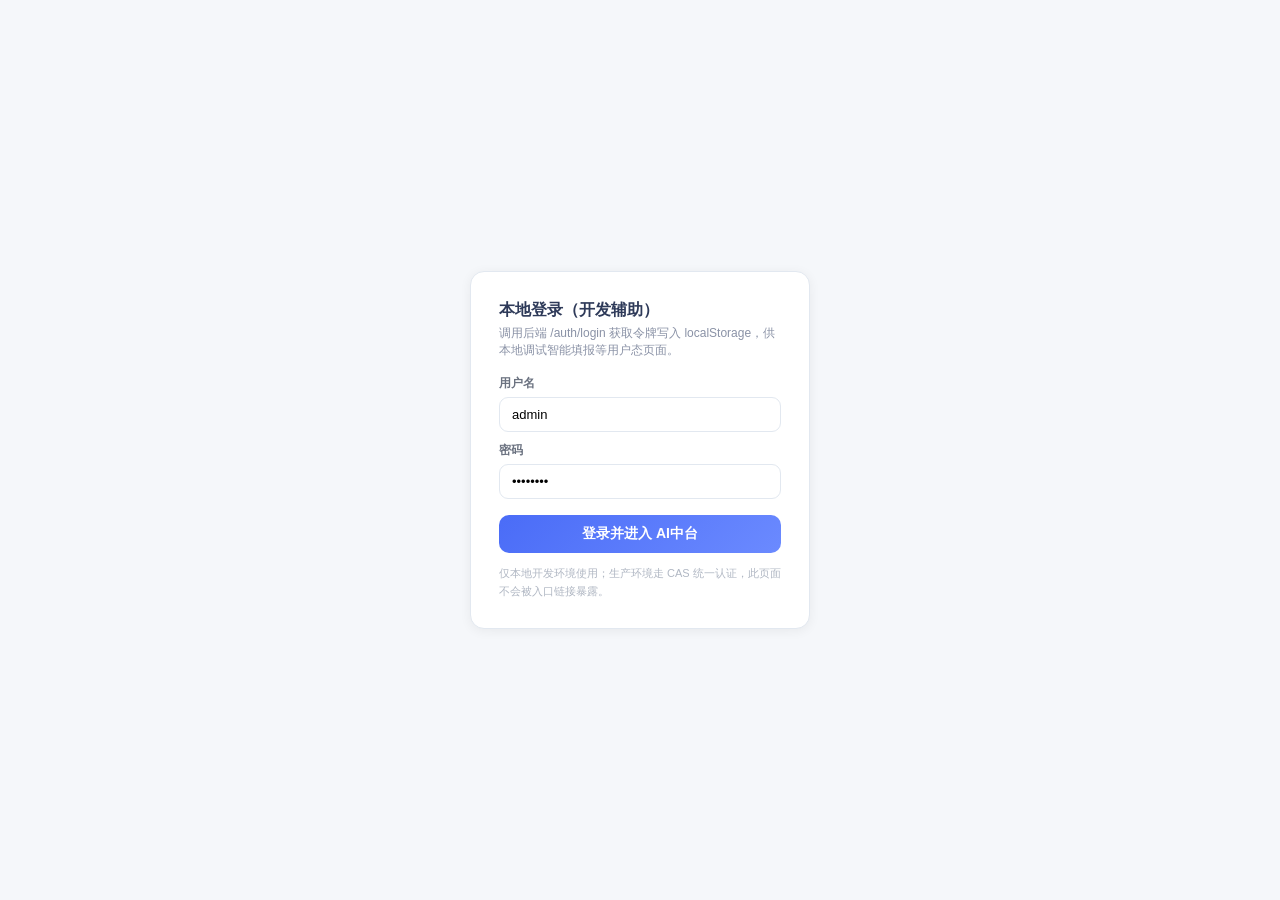
<file: src/main/resources/static/fa-login.html>
<!doctype html>
<html lang="zh-CN">
<head>
<meta charset="utf-8">
<title>本地登录 · 智能填报调试</title>
<style>
*{margin:0;box-sizing:border-box}
body{font-family:-apple-system,"PingFang SC",sans-serif;background:#f5f7fa;display:flex;align-items:center;justify-content:center;min-height:100vh;color:#2E3A59}
.c{background:#fff;border:1px solid #E2E8F0;border-radius:14px;padding:28px;width:340px;box-shadow:0 2px 12px rgba(0,0,0,.06)}
h1{font-size:16px;margin-bottom:4px}
p{font-size:12px;color:#8A92A6;margin-bottom:16px}
label{display:block;font-size:12px;font-weight:600;color:#6B7280;margin:10px 0 5px}
input{width:100%;border:1px solid #E2E8F0;border-radius:9px;padding:9px 12px;font-size:13px;outline:none}
button{width:100%;margin-top:16px;background:linear-gradient(135deg,#4A6CF7,#6B8AFF);color:#fff;border:0;border-radius:10px;padding:10px;font-size:14px;font-weight:600;cursor:pointer}
button:disabled{opacity:.5}
.tip{font-size:11px;color:#B0B7C3;margin-top:12px;line-height:1.6}
</style>
</head>
<body>
<div class="c">
  <h1>本地登录（开发辅助）</h1>
  <p>调用后端 /auth/login 获取令牌写入 localStorage，供本地调试智能填报等用户态页面。</p>
  <label>用户名</label>
  <input id="u" value="admin">
  <label>密码</label>
  <input id="p" type="password" value="admin123">
  <button id="go">登录并进入 AI中台</button>
  <div class="tip">仅本地开发环境使用；生产环境走 CAS 统一认证，此页面不会被入口链接暴露。</div>
</div>
<script>
document.getElementById('go').onclick = async () => {
  const b = document.getElementById('go');
  b.disabled = true; b.textContent = '登录中…';
  try {
    const r = await fetch('/api/v1/auth/login', {
      method: 'POST',
      headers: { 'Content-Type': 'application/json' },
      body: JSON.stringify({ username: document.getElementById('u').value, password: document.getElementById('p').value }),
    });
    const j = await r.json();
    if (j.code === 200 && j.data && j.data.token) {
      localStorage.setItem('user_token', j.data.token);
      location.href = '/#/form-agent';
      return;
    }
    throw new Error(j.message || '登录失败');
  } catch (e) {
    alert(e.message);
    b.disabled = false; b.textContent = '登录并进入 AI中台';
  }
};
</script>
</body>
</html>
</file>
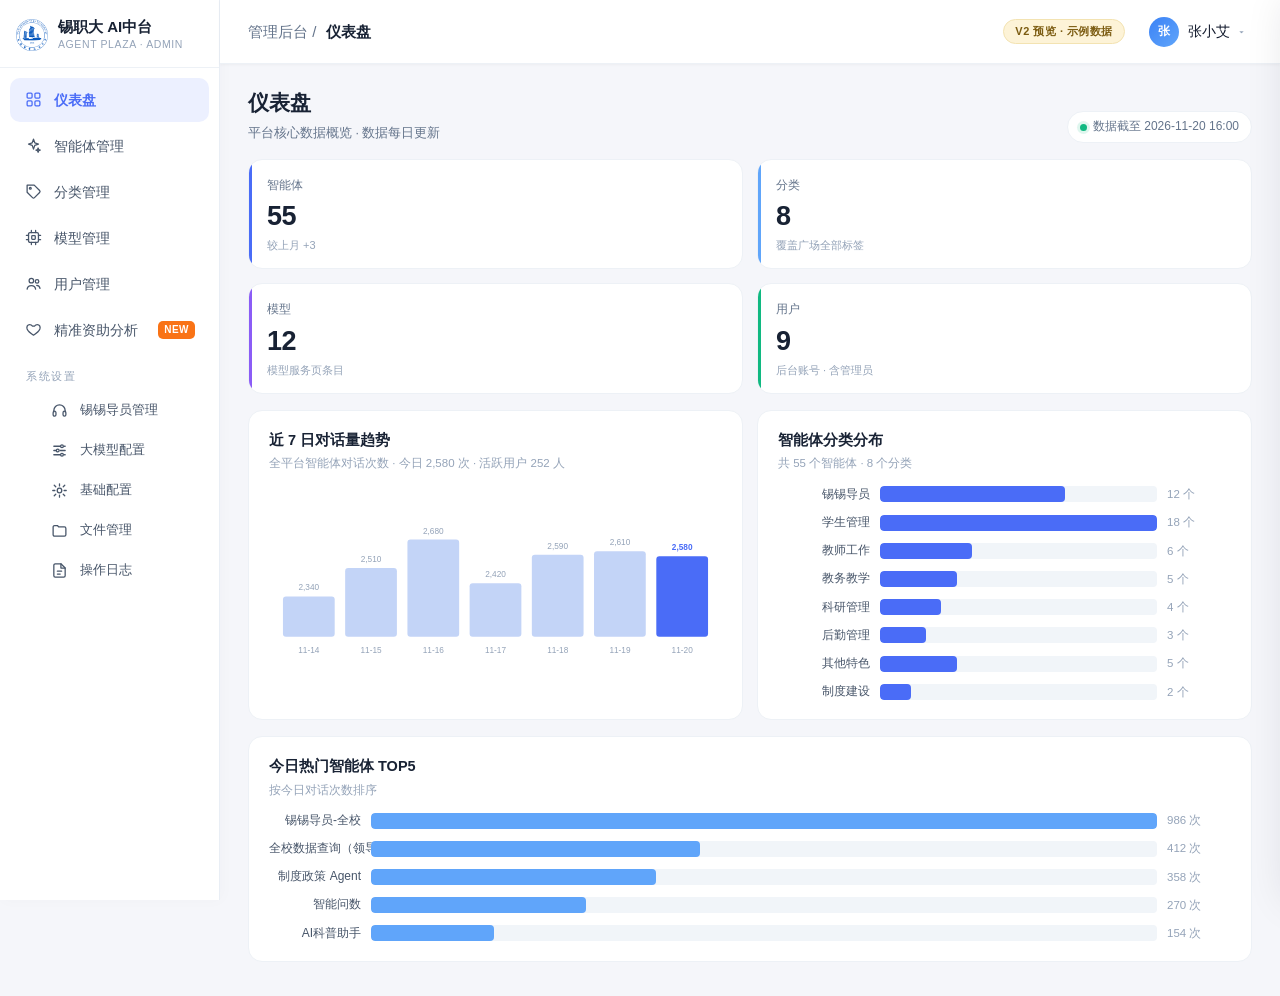
<file: src/main/resources/static/v2-admin.html>
<!DOCTYPE html>
<html lang="zh-CN">
<head>
<meta charset="UTF-8">
<meta name="viewport" content="width=device-width, initial-scale=1.0">
<title>锡职大 AI中台 · 管理后台 V2</title>
<style>
  :root{
    --el-primary:#4A6CF7; --el-primary-l3:#6B8AFF; --el-primary-l8:#D0DCFF; --el-primary-l9:#ECF0FF; --el-primary-d2:#3B5AE6;
    --p-primary:#3B82F6; --p-secondary:#60A5FA; --p-accent:#F97316;
    --p-success:#10B981; --p-warning:#F59E0B; --p-danger:#EF4444;
    --p-surface:#FFFFFF; --p-line:#EDF1F6; --p-line2:#E3E9F2;
    --p-text:#0F172A; --p-t2:#475569; --p-t3:#64748B; --p-t4:#94A3B8;
    --p-fill:#F1F5F9; --p-hover:#F8FAFC; --p-r:14px;
    --abg:#F5F6FA; --acard:#FFFFFF; --aline:#E6E9F2; --aink:#182234;
    --abad:#E5484D; --abad-bg:#FEECEB;
  }
  *{margin:0;padding:0;box-sizing:border-box}
  html,body{height:100%}
  body{
    font-family:"Inter","Helvetica Neue",Helvetica,"PingFang SC","Hiragino Sans GB","Microsoft YaHei",sans-serif;
    background:var(--abg); color:var(--p-text); font-size:14px; line-height:1.6; -webkit-font-smoothing:antialiased;
  }
  #app{display:flex;min-height:100vh;min-width:1180px}

  /* ============ 侧栏 ============ */
  .el-sidebar{width:220px;background:var(--acard);border-right:1px solid #e9eef5;box-shadow:2px 0 14px #1a315206;
    height:100vh;position:sticky;top:0;overflow-y:auto;flex-shrink:0;z-index:10;display:flex;flex-direction:column}
  .side-brand{display:flex;align-items:center;gap:10px;padding:18px 16px 14px;border-bottom:1px solid var(--p-line)}
  .side-brand .mark-img{width:32px;height:32px;object-fit:contain;display:block;flex-shrink:0}
  .side-brand .t1{font-size:15px;font-weight:700;color:var(--aink);line-height:1.2}
  .side-brand .t2{font-size:10.5px;color:var(--p-t4);letter-spacing:.6px}
  .side-menu{flex:1;padding:10px 10px 16px}
  .menu-group{font-size:11px;color:var(--p-t4);padding:14px 16px 6px;letter-spacing:1.5px}
  .el-menu-item{display:flex;align-items:center;gap:12px;padding:0 14px;height:44px;font-size:14px;color:var(--p-t2);
    border-radius:10px;cursor:pointer;white-space:nowrap;margin-bottom:2px;transition:all .15s ease;user-select:none}
  .el-menu-item:hover{background:var(--p-fill);color:var(--p-text)}
  .el-menu-item.active{background:var(--el-primary-l9);color:var(--el-primary);font-weight:600}
  .el-menu-item .ic{width:18px;display:inline-flex;align-items:center;justify-content:center;flex-shrink:0}
  .el-menu-item .ic svg{width:17px;height:17px;display:block}
  .el-menu-item .new-chip{margin-left:auto;font-size:10px;font-weight:700;color:#fff;background:var(--p-accent);
    border-radius:5px;padding:1px 6px;letter-spacing:.5px}
  .el-menu-item.sub{padding-left:40px;height:38px;font-size:13px}

  /* ============ 主区 ============ */
  .main{flex:1;display:flex;flex-direction:column;min-width:0}
  .el-header{background:var(--p-surface);border-bottom:1px solid var(--p-line);padding:0 28px;height:64px;
    display:flex;align-items:center;justify-content:space-between;box-shadow:0 1px 3px #0000000a;position:sticky;top:0;z-index:20}
  .hd-left{display:flex;align-items:center;gap:10px;font-size:15px;font-weight:600;color:var(--aink)}
  .hd-left .crumb{color:var(--p-t3);font-weight:400}
  .hd-right{display:flex;align-items:center;gap:16px}
  .proto-badge{font-size:11px;font-weight:600;color:#7C5C12;background:#FDF3D7;border:1px solid #F3E3B2;
    border-radius:999px;padding:3px 11px;letter-spacing:.5px}
  .hd-user{display:flex;align-items:center;gap:9px;cursor:pointer;padding:5px 8px;border-radius:10px}
  .hd-user:hover{background:var(--p-fill)}
  .hd-user .ava{width:30px;height:30px;border-radius:50%;background:linear-gradient(135deg,#3B82F6,#60A5FA);
    color:#fff;font-size:12px;font-weight:600;display:flex;align-items:center;justify-content:center}
  .hd-user .nm{font-size:13.5px;color:var(--p-text)}
  .hd-user .arr{color:var(--p-t4);font-size:10px}

  .dash{max-width:1560px;margin:0 auto;padding:22px 28px 34px;width:100%}
  .page-view{display:none}
  .page-view.on{display:block;animation:pg-in .22s ease both}
  @keyframes pg-in{from{opacity:0;transform:translateY(4px)}to{opacity:1;transform:none}}

  /* 页头 */
  .page-head{display:flex;align-items:flex-end;justify-content:space-between;gap:16px;flex-wrap:wrap;margin-bottom:16px}
  .ph-title{font-size:21px;font-weight:700;color:var(--aink);letter-spacing:-.2px;display:flex;align-items:center;gap:10px}
  .ph-sub{font-size:12.5px;color:var(--p-t3);margin-top:3px}
  .ph-right{display:flex;align-items:center;gap:12px}
  .fresh{display:flex;align-items:center;gap:6px;font-size:12px;color:var(--p-t3);background:var(--p-surface);
    border:1px solid var(--p-line);border-radius:999px;padding:5px 12px}
  .fresh .dot{width:7px;height:7px;border-radius:50%;background:var(--p-success);box-shadow:0 0 0 3px #10B98122}
  .seg{display:flex;background:var(--p-surface);border:1px solid var(--p-line);border-radius:10px;padding:3px;gap:2px}
  .seg button{border:none;background:transparent;font-size:12.5px;color:var(--p-t3);padding:5px 13px;border-radius:8px;
    cursor:pointer;font-family:inherit;transition:all .15s}
  .seg button:hover{color:var(--p-text)}
  .seg button.on{background:var(--el-primary);color:#fff;font-weight:600}

  /* 警示条 */
  .notice{display:flex;gap:10px;align-items:flex-start;background:#FFFBEB;border:1px solid #FDE68A;
    border-radius:12px;padding:10px 14px;font-size:12.5px;color:#92600A;margin-bottom:16px}
  .notice .ic{flex-shrink:0;margin-top:1px;display:flex}
  .notice .ic svg{width:15px;height:15px;display:block}
  .notice.blue{background:#EFF4FF;border-color:#C7D7FE;color:#3B5AE6}

  /* KPI */
  .kpi-row{display:grid;grid-template-columns:repeat(6,1fr);gap:14px;margin-bottom:16px}
  .kpi-row.k4{grid-template-columns:repeat(4,1fr)}
  .kpi-row.k2{grid-template-columns:repeat(2,1fr)}
  .kpi{background:var(--p-surface);border:1px solid var(--p-line);border-radius:var(--p-r);padding:16px 18px 14px;position:relative;overflow:hidden}
  .kpi .lb{font-size:12px;color:var(--p-t3);white-space:nowrap}
  .kpi .vl{font-size:27px;font-weight:700;color:var(--aink);margin-top:6px;letter-spacing:-.5px;font-variant-numeric:tabular-nums;line-height:1.15}
  .kpi .vl small{font-size:12px;font-weight:500;color:var(--p-t4);margin-left:2px;letter-spacing:0}
  .kpi .cmp{font-size:11px;color:var(--p-t4);margin-top:5px;white-space:nowrap}
  .kpi.k-hi .vl{color:var(--abad)}
  .kpi.k-mid .vl{color:#D97706}
  .kpi.k-watch .vl{color:var(--p-primary)}
  .kpi .bar{position:absolute;left:0;top:0;bottom:0;width:3px}

  /* 图表 */
  .chart-row{display:grid;grid-template-columns:7fr 5fr;gap:14px;margin-bottom:16px}
  .chart-row.even{grid-template-columns:1fr 1fr}
  .card{background:var(--p-surface);border:1px solid var(--p-line);border-radius:var(--p-r);padding:18px 20px}
  .card .ct{font-size:14.5px;font-weight:600;color:var(--aink)}
  .card .cs{font-size:11.5px;color:var(--p-t4);margin-top:2px}
  .legend{display:flex;gap:14px;font-size:11.5px;color:var(--p-t3);margin-top:2px}
  .legend i{display:inline-block;width:9px;height:9px;border-radius:2.5px;margin-right:5px;vertical-align:-1px}
  svg text{font-family:inherit}
  .hbar-row{display:flex;align-items:center;gap:10px;margin-top:9px}
  .hbar-name{width:92px;text-align:right;font-size:12px;color:var(--p-t2);flex-shrink:0;white-space:nowrap}
  .hbar-track{flex:1;display:flex;height:16px;border-radius:4px;overflow:hidden;background:var(--p-fill)}
  .hbar-track div{height:100%}
  .hbar-track.solid div{border-radius:4px}
  .hbar-val{width:64px;font-size:11.5px;color:var(--p-t4);font-variant-numeric:tabular-nums;flex-shrink:0}

  /* 筛选 + 表格 */
  .filter-bar{display:flex;align-items:center;gap:10px;flex-wrap:wrap;margin-bottom:14px}
  .filter-bar label{font-size:12.5px;color:var(--p-t3)}
  select,.search{height:34px;border:1px solid var(--p-line2);border-radius:9px;background:var(--p-surface);
    font-size:13px;color:var(--p-text);padding:0 10px;font-family:inherit;outline:none;cursor:pointer}
  select:focus,.search:focus{border-color:var(--el-primary-l3)}
  .search{width:200px;cursor:text}
  .btn-ghost{height:34px;border:1px solid var(--p-line2);background:var(--p-surface);border-radius:9px;
    font-size:13px;color:var(--p-t2);padding:0 14px;cursor:pointer;font-family:inherit}
  .btn-ghost:hover{background:var(--p-fill)}
  .btn-ghost.danger{color:var(--abad)}
  .btn-ghost.danger:hover{background:var(--abad-bg)}
  .btn-primary{height:34px;border:none;background:var(--el-primary);border-radius:9px;font-size:13px;color:#fff;
    padding:0 16px;cursor:pointer;font-family:inherit;font-weight:500;display:inline-flex;align-items:center;gap:7px}
  .btn-primary:hover{background:var(--el-primary-d2)}
  .btn-primary.lg{height:42px;padding:0 26px;font-size:14.5px;border-radius:11px}
  .tbl-wrap{background:var(--p-surface);border:1px solid var(--p-line);border-radius:var(--p-r);overflow:hidden}
  table{width:100%;border-collapse:collapse;font-size:13px}
  thead th{background:#FAFBFD;border-bottom:1px solid var(--p-line);color:var(--p-t3);font-weight:600;
    font-size:12px;padding:11px 12px;text-align:left;white-space:nowrap}
  tbody td{padding:10px 12px;border-bottom:1px solid #F3F6FA;white-space:nowrap;color:var(--p-t2)}
  tbody tr:hover{background:var(--p-hover)}
  tbody tr:last-child td{border-bottom:none}
  td.num{font-variant-numeric:tabular-nums}
  .tag{display:inline-flex;align-items:center;font-size:11px;font-weight:600;border-radius:6px;padding:2px 9px;letter-spacing:.3px}
  .tag.hi{color:var(--abad);background:var(--abad-bg)}
  .tag.mid{color:#B45309;background:#FEF3C7}
  .tag.watch{color:var(--p-primary);background:#E8F1FE}
  .tag.ok{color:var(--p-success);background:#E9F9F1}
  .tag.off{color:var(--p-t4);background:var(--p-fill)}
  .tag.blue{color:var(--el-primary);background:var(--el-primary-l9)}
  .ev{font-size:11.5px;color:var(--p-t4)}
  .link{color:var(--el-primary);cursor:pointer;font-size:12.5px}
  .link:hover{text-decoration:underline}
  .link + .link{margin-left:10px}
  .link.danger{color:var(--abad)}
  .tbl-foot{display:flex;align-items:center;justify-content:space-between;padding:12px 16px;font-size:12.5px;color:var(--p-t3)}
  .pager{display:flex;gap:6px}
  .pager button{min-width:30px;height:30px;border:1px solid var(--p-line2);background:var(--p-surface);border-radius:8px;
    font-size:12.5px;color:var(--p-t2);cursor:pointer;font-family:inherit}
  .pager button.on{background:var(--el-primary-l9);color:var(--el-primary);border-color:var(--el-primary-l8);font-weight:600}
  .pager button:disabled{opacity:.4;cursor:default}

  /* 开关 */
  .sw{width:36px;height:20px;border-radius:999px;background:#CBD5E1;position:relative;cursor:pointer;transition:background .18s;flex-shrink:0;display:inline-block;vertical-align:middle}
  .sw::after{content:"";position:absolute;left:2px;top:2px;width:16px;height:16px;border-radius:50%;background:#fff;transition:left .18s;box-shadow:0 1px 2px #0003}
  .sw.on{background:var(--p-success)}
  .sw.on::after{left:18px}

  /* 图标格（智能体图标） */
  .ag-ic{width:34px;height:34px;display:inline-flex;align-items:center;justify-content:center;font-size:21px}

  /* 弹窗 */
  .mask{position:fixed;inset:0;background:#0F172A55;opacity:0;pointer-events:none;transition:opacity .2s;z-index:50}
  .mask.show{opacity:1;pointer-events:auto}
  .modal{position:fixed;left:50%;top:50%;transform:translate(-50%,-50%) scale(.97);width:600px;max-width:94vw;max-height:88vh;overflow:auto;
    background:var(--p-surface);border-radius:16px;box-shadow:0 24px 80px #0f172a33;z-index:52;opacity:0;pointer-events:none;transition:all .2s}
  .modal.show{opacity:1;pointer-events:auto;transform:translate(-50%,-50%) scale(1)}
  .md-head{display:flex;align-items:center;justify-content:space-between;padding:18px 22px;border-bottom:1px solid var(--p-line);position:sticky;top:0;background:var(--p-surface)}
  .md-head .t{font-size:16px;font-weight:700;color:var(--aink)}
  .md-close{border:none;background:var(--p-fill);width:30px;height:30px;border-radius:8px;cursor:pointer;color:var(--p-t3);font-size:14px}
  .md-body{padding:18px 22px 8px}
  .md-foot{display:flex;justify-content:flex-end;gap:10px;padding:14px 22px 18px}
  .fm-row{display:flex;align-items:flex-start;gap:12px;margin-bottom:13px}
  .fm-label{width:88px;text-align:right;font-size:13px;color:var(--p-t2);padding-top:8px;flex-shrink:0}
  .fm-label.req::after{content:" *";color:var(--abad);font-weight:700}
  .fm-body{flex:1}
  .fm-i{width:100%;height:36px;border:1px solid var(--p-line2);border-radius:9px;padding:0 12px;font-size:13px;font-family:inherit;outline:none;background:var(--p-surface);color:var(--p-text)}
  .fm-i:focus{border-color:var(--el-primary-l3)}
  textarea.fm-i{height:70px;padding:8px 12px;resize:vertical;line-height:1.5}
  .fm-hint{font-size:11px;color:var(--p-t4);margin-top:4px}
  .fm-body .sw{margin-top:7px}

  /* 锡锡跳转页 */
  .xixi-hero{background:var(--p-surface);border:1px solid var(--p-line);border-radius:var(--p-r);padding:26px 28px;
    display:flex;align-items:center;gap:22px;margin-bottom:16px}
  .xixi-hero .mk{width:58px;height:58px;border-radius:15px;background:linear-gradient(135deg,#0c1a33,#2c5fa8);color:#e3c98a;
    font-size:26px;font-weight:700;display:flex;align-items:center;justify-content:center;flex-shrink:0}
  .xixi-hero .t{font-size:17px;font-weight:700;color:var(--aink)}
  .xixi-hero .d{font-size:12.5px;color:var(--p-t3);margin-top:4px;line-height:1.7;max-width:640px}
  .opgrid{display:grid;grid-template-columns:repeat(4,1fr);gap:12px;margin-bottom:16px}
  .op{background:var(--p-surface);border:1px solid var(--p-line);border-radius:12px;padding:15px 16px}
  .op .ic{width:24px;height:24px;color:var(--el-primary);display:flex;align-items:center;justify-content:center;margin-bottom:10px}
  .op .ic svg{width:22px;height:22px;display:block}
  .op .t{font-size:13.5px;font-weight:600;color:var(--aink)}
  .op .d{font-size:11.5px;color:var(--p-t4);margin-top:3px;line-height:1.55}

  /* 大模型配置 */
  .llm-wrap{display:grid;grid-template-columns:240px 1fr;gap:14px;align-items:start}
  .prov{background:var(--p-surface);border:1px solid var(--p-line);border-radius:var(--p-r);overflow:hidden}
  .prov-item{display:flex;align-items:center;gap:10px;padding:13px 15px;cursor:pointer;border-bottom:1px solid #F3F6FA;font-size:13.5px;color:var(--p-t2)}
  .prov-item:last-child{border-bottom:none}
  .prov-item:hover{background:var(--p-hover)}
  .prov-item.on{background:var(--el-primary-l9);color:var(--el-primary);font-weight:600}
  .prov-item .pv-ic{width:20px;height:20px;display:flex;align-items:center;justify-content:center;color:var(--el-primary);flex-shrink:0}
  .prov-item .pv-ic svg{width:19px;height:19px;display:block}
  .prov-item .live{margin-left:auto;font-size:10px;color:var(--p-success);font-weight:700;letter-spacing:.5px}
  .prov-add{padding:13px 15px;color:var(--p-t3);font-size:12.5px;cursor:pointer}
  .prov-add:hover{color:var(--el-primary)}
  .kv-form{max-width:640px}
  .kv-row{display:flex;align-items:center;gap:12px;padding:11px 0;border-bottom:1px solid #F3F6FA}
  .kv-row .k{width:150px;font-size:13px;color:var(--p-t3);flex-shrink:0;font-variant-numeric:tabular-nums}
  .kv-row .v{flex:1}
  .mono{font-family:ui-monospace,"SF Mono",Menlo,Consolas,monospace;font-size:12px}

  /* 抽屉 */
  .drawer{position:fixed;top:0;right:-500px;width:480px;max-width:92vw;height:100vh;background:var(--p-surface);
    box-shadow:-12px 0 40px #0f172a1f;z-index:51;transition:right .25s ease;display:flex;flex-direction:column}
  .drawer.show{right:0}
  .dw-head{display:flex;align-items:center;justify-content:space-between;padding:18px 22px;border-bottom:1px solid var(--p-line)}
  .dw-head .t{font-size:16px;font-weight:700;color:var(--aink)}
  .dw-close{border:none;background:var(--p-fill);width:30px;height:30px;border-radius:8px;cursor:pointer;color:var(--p-t3);font-size:14px}
  .dw-body{flex:1;overflow-y:auto;padding:18px 22px}
  .dw-kpis{display:grid;grid-template-columns:repeat(4,1fr);gap:9px;margin-bottom:18px}
  .dw-kpi{background:var(--p-fill);border-radius:11px;padding:10px 11px}
  .dw-kpi .l{font-size:10.5px;color:var(--p-t3)}
  .dw-kpi .v{font-size:17px;font-weight:700;color:var(--aink);font-variant-numeric:tabular-nums;margin-top:3px}
  .dw-sec{font-size:13px;font-weight:600;color:var(--aink);margin:16px 0 9px}
  .sig-row{display:flex;justify-content:space-between;align-items:center;padding:8px 0;border-bottom:1px solid #F3F6FA;font-size:12.5px}
  .sig-row .n{color:var(--p-t2)}
  .sig-row .p{font-variant-numeric:tabular-nums;font-weight:600}
  .p.low{color:var(--abad)} .p.mid{color:#D97706} .p.ok{color:var(--p-success)}
  .check-row{display:flex;align-items:center;gap:9px;font-size:12.5px;color:var(--p-t2);padding:6px 0}
  .check-row .ok{color:var(--p-success);font-weight:700}
  .dw-note{margin-top:18px;background:#FFFBEB;border:1px solid #FDE68A;border-radius:10px;padding:10px 13px;font-size:11.5px;color:#92600A;line-height:1.7}

  .toast{position:fixed;left:50%;top:76px;transform:translateX(-50%) translateY(-8px);background:#0F172A;color:#fff;
    font-size:13px;border-radius:10px;padding:9px 18px;opacity:0;pointer-events:none;transition:all .25s;z-index:99;
    box-shadow:0 8px 24px #0f172a40}
  .toast.show{opacity:1;transform:translateX(-50%) translateY(0)}

  .foot-note{text-align:center;font-size:11.5px;color:var(--p-t4);margin-top:18px}
  @media (max-width:1380px){ .kpi-row{grid-template-columns:repeat(3,1fr)} .kpi-row.k4{grid-template-columns:repeat(2,1fr)} }
</style>
</head>
<body>
<div id="app">
  <!-- ============ 侧栏 ============ -->
  <aside class="el-sidebar">
    <div class="side-brand">
      <img class="mark-img" src="v2-logo.png" alt="无锡职业技术大学校徽">
      <div><div class="t1">锡职大 AI中台</div><div class="t2">AGENT PLAZA · ADMIN</div></div>
    </div>
    <nav class="side-menu">
      <div class="el-menu-item active" data-page="dashboard"><span class="ic"><svg viewBox="0 0 24 24" fill="none" stroke="currentColor" stroke-width="1.8" stroke-linecap="round" stroke-linejoin="round"><rect x="3" y="3" width="7" height="7" rx="1.5"/><rect x="14" y="3" width="7" height="7" rx="1.5"/><rect x="3" y="14" width="7" height="7" rx="1.5"/><rect x="14" y="14" width="7" height="7" rx="1.5"/></svg></span>仪表盘</div>
      <div class="el-menu-item" data-page="agents"><span class="ic"><svg viewBox="0 0 24 24" fill="none" stroke="currentColor" stroke-width="1.8" stroke-linecap="round" stroke-linejoin="round"><path d="M12 3l1.8 5.2L19 10l-5.2 1.8L12 17l-1.8-5.2L5 10l5.2-1.8z"/><path d="M18.5 15.5l.8 2.2 2.2.8-2.2.8-.8 2.2-.8-2.2-2.2-.8 2.2-.8z"/></svg></span>智能体管理</div>
      <div class="el-menu-item" data-page="cats"><span class="ic"><svg viewBox="0 0 24 24" fill="none" stroke="currentColor" stroke-width="1.8" stroke-linecap="round" stroke-linejoin="round"><path d="M20.6 13.4l-7.2 7.2a2 2 0 0 1-2.8 0L3 13V3h10l7.6 7.6a2 2 0 0 1 0 2.8z"/><circle cx="7.5" cy="7.5" r="1.3"/></svg></span>分类管理</div>
      <div class="el-menu-item" data-page="models"><span class="ic"><svg viewBox="0 0 24 24" fill="none" stroke="currentColor" stroke-width="1.8" stroke-linecap="round" stroke-linejoin="round"><rect x="5" y="5" width="14" height="14" rx="2"/><rect x="9.5" y="9.5" width="5" height="5" rx="1"/><path d="M9 2v3M15 2v3M9 19v3M15 19v3M2 9h3M2 15h3M19 9h3M19 15h3"/></svg></span>模型管理</div>
      <div class="el-menu-item" data-page="users"><span class="ic"><svg viewBox="0 0 24 24" fill="none" stroke="currentColor" stroke-width="1.8" stroke-linecap="round" stroke-linejoin="round"><circle cx="9" cy="8" r="3.2"/><path d="M3 20c.5-3.4 3-5 6-5s5.5 1.6 6 5"/><circle cx="17" cy="9" r="2.5"/><path d="M16.5 14.5c2.6.3 4.3 1.8 4.7 4.3"/></svg></span>用户管理</div>
      <div class="el-menu-item" data-page="funding"><span class="ic"><svg viewBox="0 0 24 24" fill="none" stroke="currentColor" stroke-width="1.8" stroke-linecap="round" stroke-linejoin="round"><path d="M12 20s-7.4-4.6-9-8.8C1.9 8 3.6 5 6.5 5c1.9 0 3.2 1 4.1 2.3h2.8C14.3 6 15.6 5 17.5 5c2.9 0 4.6 3 3.5 6.2C19.4 15.4 12 20 12 20z"/></svg></span>精准资助分析<span class="new-chip">NEW</span></div>
      <div class="menu-group">系统设置</div>
      <div class="el-menu-item sub" data-page="xixi"><span class="ic"><svg viewBox="0 0 24 24" fill="none" stroke="currentColor" stroke-width="1.8" stroke-linecap="round" stroke-linejoin="round"><path d="M4 14v-2a8 8 0 0 1 16 0v2"/><rect x="3" y="13" width="4" height="7" rx="2"/><rect x="17" y="13" width="4" height="7" rx="2"/></svg></span>锡锡导员管理</div>
      <div class="el-menu-item sub" data-page="llm"><span class="ic"><svg viewBox="0 0 24 24" fill="none" stroke="currentColor" stroke-width="1.8" stroke-linecap="round" stroke-linejoin="round"><path d="M4 6h9M19 6h1M4 12h3M13 12h7M4 18h9M19 18h1"/><circle cx="15.5" cy="6" r="2"/><circle cx="9.5" cy="12" r="2"/><circle cx="15.5" cy="18" r="2"/></svg></span>大模型配置</div>
      <div class="el-menu-item sub" data-page="basic"><span class="ic"><svg viewBox="0 0 24 24" fill="none" stroke="currentColor" stroke-width="1.8" stroke-linecap="round" stroke-linejoin="round"><circle cx="12" cy="12" r="3.2"/><path d="M12 2.5v3M12 18.5v3M4.6 4.6l2.1 2.1M17.3 17.3l2.1 2.1M2.5 12h3M18.5 12h3M4.6 19.4l2.1-2.1M17.3 6.7l2.1-2.1"/></svg></span>基础配置</div>
      <div class="el-menu-item sub" data-page="files"><span class="ic"><svg viewBox="0 0 24 24" fill="none" stroke="currentColor" stroke-width="1.8" stroke-linecap="round" stroke-linejoin="round"><path d="M3 7a2 2 0 0 1 2-2h4l2 2h8a2 2 0 0 1 2 2v9a2 2 0 0 1-2 2H5a2 2 0 0 1-2-2z"/></svg></span>文件管理</div>
      <div class="el-menu-item sub" data-page="logs"><span class="ic"><svg viewBox="0 0 24 24" fill="none" stroke="currentColor" stroke-width="1.8" stroke-linecap="round" stroke-linejoin="round"><path d="M14 2.5H6a2 2 0 0 0-2 2v15a2 2 0 0 0 2 2h12a2 2 0 0 0 2-2V8.5z"/><path d="M14 2.5v6h6M9 13h6M9 17h4"/></svg></span>操作日志</div>
    </nav>
  </aside>

  <!-- ============ 主区 ============ -->
  <div class="main">
    <header class="el-header">
      <div class="hd-left"><span class="crumb">管理后台 /</span> <span id="crumb">仪表盘</span></div>
      <div class="hd-right">
        <span class="proto-badge">V2 预览 · 示例数据</span>
        <div class="hd-user"><div class="ava">张</div><span class="nm">张小艾</span><span class="arr">▾</span></div>
      </div>
    </header>

    <div class="dash">

      <!-- ==================== 仪表盘 ==================== -->
      <section class="page-view on" id="pv-dashboard">
        <div class="page-head">
          <div>
            <div class="ph-title">仪表盘</div>
            <div class="ph-sub">平台核心数据概览 · 数据每日更新</div>
          </div>
          <div class="ph-right">
            <div class="fresh"><span class="dot"></span>数据截至 2026-11-20 16:00</div>
          </div>
        </div>

        <div class="kpi-row k4" id="dashKpi"></div>

        <div class="chart-row even">
          <div class="card">
            <div style="display:flex;justify-content:space-between;align-items:flex-start">
              <div><div class="ct">近 7 日对话量趋势</div><div class="cs">全平台智能体对话次数 · 今日 2,580 次 · 活跃用户 252 人</div></div>
            </div>
            <div id="trendChart" style="margin-top:14px"></div>
          </div>
          <div class="card">
            <div class="ct">智能体分类分布</div>
            <div class="cs">共 55 个智能体 · 8 个分类</div>
            <div id="catBars" style="margin-top:12px"></div>
          </div>
        </div>

        <div class="card">
          <div class="ct">今日热门智能体 TOP5</div>
          <div class="cs">按今日对话次数排序</div>
          <div id="topAgents" style="margin-top:12px"></div>
        </div>
      </section>

      <!-- ==================== 智能体管理 ==================== -->
      <section class="page-view" id="pv-agents">
        <div class="page-head">
          <div>
            <div class="ph-title">智能体管理</div>
            <div class="ph-sub">维护广场上的全部智能体 · 当前共 55 个</div>
          </div>
          <div class="ph-right">
            <button class="btn-primary" id="btnAddAgent">＋ 新增智能体</button>
          </div>
        </div>

        <div class="filter-bar">
          <label>分类</label>
          <select id="agCat"><option value="">全部分类</option></select>
          <label>状态</label>
          <select id="agStat"><option value="">全部状态</option><option value="1">启用</option><option value="0">停用</option></select>
          <input class="search" id="agQ" placeholder="搜索名称 / 描述 / 标签">
          <button class="btn-ghost" id="agReset">重置</button>
        </div>
        <div class="tbl-wrap">
          <table>
            <thead><tr>
              <th>ID</th><th>图标</th><th>名称</th><th>分类</th><th>描述</th>
              <th>推荐</th><th>状态</th><th>操作</th>
            </tr></thead>
            <tbody id="agBody"></tbody>
          </table>
          <div class="tbl-foot">
            <span id="agFoot"></span>
            <div class="pager"><button disabled>‹</button><button class="on">1</button><button>2</button><button>3</button><button>›</button></div>
          </div>
        </div>

        <div class="notice blue" style="margin-top:14px"><span class="ic"><svg viewBox="0 0 24 24" fill="none" stroke="currentColor" stroke-width="1.8" stroke-linecap="round" stroke-linejoin="round"><circle cx="12" cy="12" r="9"/><path d="M12 11v5M12 7.8h.01"/></svg></span>
          <span>临时下线智能体优先使用「停用」而非「删除」——停用可随时恢复，配置完整保留。删除后卡片从广场即时消失，不可恢复。</span>
        </div>
      </section>

      <!-- ==================== 分类管理 ==================== -->
      <section class="page-view" id="pv-cats">
        <div class="page-head">
          <div>
            <div class="ph-title">分类管理</div>
            <div class="ph-sub">维护广场的分类标签 · 当前 8 个分类 · 建议保持在 8–10 个以内</div>
          </div>
          <div class="ph-right">
            <button class="btn-primary" onclick="toast('新增分类（演示）')">＋ 新增分类</button>
          </div>
        </div>
        <div class="tbl-wrap">
          <table>
            <thead><tr>
              <th>图标</th><th>分类名称</th><th style="text-align:right">排序</th><th style="text-align:right">智能体数</th>
              <th>启用</th><th>操作</th>
            </tr></thead>
            <tbody id="catBody"></tbody>
          </table>
          <div class="tbl-foot"><span>共 8 个分类</span></div>
        </div>
        <div class="notice blue" style="margin-top:14px"><span class="ic"><svg viewBox="0 0 24 24" fill="none" stroke="currentColor" stroke-width="1.8" stroke-linecap="round" stroke-linejoin="round"><circle cx="12" cy="12" r="9"/><path d="M12 11v5M12 7.8h.01"/></svg></span>
          <span>删除分类前请先移走或删除该分类下的智能体；停用分类后，广场将不再显示该分类标签。</span>
        </div>
      </section>

      <!-- ==================== 模型管理 ==================== -->
      <section class="page-view" id="pv-models">
        <div class="page-head">
          <div>
            <div class="ph-title">模型管理</div>
            <div class="ph-sub">维护「模型服务」页向师生展示的模型条目 · 当前共 12 个</div>
          </div>
          <div class="ph-right">
            <button class="btn-primary" onclick="toast('新增模型（演示）')">＋ 新增模型</button>
          </div>
        </div>
        <div class="tbl-wrap">
          <table>
            <thead><tr>
              <th>模型名称</th><th>供应商</th><th>类型</th><th>描述</th><th style="text-align:right">排序</th><th>状态</th><th>操作</th>
            </tr></thead>
            <tbody id="mdlBody"></tbody>
          </table>
          <div class="tbl-foot"><span>共 12 个模型 · 平台实际调用的大模型供应商与密钥在『系统设置 → 大模型配置』中设置</span></div>
        </div>
      </section>

      <!-- ==================== 用户管理 ==================== -->
      <section class="page-view" id="pv-users">
        <div class="page-head">
          <div>
            <div class="ph-title">用户管理</div>
            <div class="ph-sub">管理后台的登录账号 · 当前共 9 个 · 管理员账号实名对应到人</div>
          </div>
          <div class="ph-right">
            <button class="btn-primary" onclick="toast('新增用户（演示）')">＋ 新增用户</button>
          </div>
        </div>
        <div class="tbl-wrap">
          <table>
            <thead><tr>
              <th>ID</th><th>用户名</th><th>昵称</th><th>角色</th><th>来源</th><th>状态</th><th>创建时间</th><th>操作</th>
            </tr></thead>
            <tbody id="usrBody"></tbody>
          </table>
          <div class="tbl-foot"><span>共 9 个账号 · CAS 统一身份认证账号的密码随学校统一认证体系，无需在此重置</span></div>
        </div>
      </section>

      <!-- ==================== 精准资助分析 ==================== -->
      <section class="page-view" id="pv-funding">
        <div class="page-head">
          <div>
            <div class="ph-title">精准资助分析</div>
            <div class="ph-sub">基于一卡通消费行为的隐性困难识别 · 南理工「暖心饭卡」模式 · 面向学工/资助中心</div>
          </div>
          <div class="ph-right">
            <div class="fresh"><span class="dot"></span>数据截至 2026-11-19</div>
            <div class="seg" id="winSeg">
              <button data-w="14">近14天</button>
              <button data-w="30" class="on">近30天</button>
              <button data-w="60">近60天</button>
              <button data-w="90">近90天</button>
            </div>
          </div>
        </div>

        <div class="notice"><span class="ic"><svg viewBox="0 0 24 24" fill="none" stroke="currentColor" stroke-width="1.8" stroke-linecap="round" stroke-linejoin="round"><path d="M12 3.5l9.5 16.5h-19z"/><path d="M12 10v4M12 17.2h.01"/></svg></span>
          <span>本页结果为<b>算法生成的资助工作线索</b>，不构成困难认定。请结合谈心谈话、家庭情况复核后，按学校资助工作流程处理；学生个人信息仅限授权岗位查看，导出操作将记录审计日志。</span>
        </div>

        <div class="kpi-row" id="kpiRow"></div>

        <div class="chart-row">
          <div class="card">
            <div style="display:flex;justify-content:space-between;align-items:flex-start">
              <div><div class="ct">各学院线索分布</div><div class="cs">同学院同年级基准分位口径 · 高/中/关注三档人数</div></div>
              <div class="legend">
                <span><i style="background:var(--abad)"></i>高关注</span>
                <span><i style="background:#FBBF24"></i>中关注</span>
                <span><i style="background:var(--p-secondary)"></i>观察</span>
              </div>
            </div>
            <div id="collegeBars" style="margin-top:12px"></div>
          </div>
          <div class="card">
            <div class="ct">单顿均价分位分布</div>
            <div class="cs">达标人群（月就餐 ≥40 顿）· 分位越低消费越省</div>
            <div id="histChart"></div>
          </div>
        </div>

        <div class="filter-bar">
          <label>学院</label>
          <select id="fCollege"><option value="">全部学院</option></select>
          <label>年级</label>
          <select id="fGrade">
            <option value="">全部年级</option><option>2026级</option><option>2025级</option>
            <option>2024级</option><option>2023级</option>
          </select>
          <label>档位</label>
          <select id="fLevel">
            <option value="">全部档位</option><option value="hi">高关注</option>
            <option value="mid">中关注</option><option value="watch">观察</option>
          </select>
          <input class="search" id="fSearch" placeholder="搜索学号 / 姓名">
          <button class="btn-ghost" id="btnReset">重置</button>
          <span style="flex:1"></span>
          <button class="btn-primary" id="btnExport">⤓ 导出名单</button>
        </div>
        <div class="tbl-wrap">
          <table>
            <thead><tr>
              <th>学号</th><th>姓名</th><th>学院</th><th>年级</th><th>档位</th>
              <th style="text-align:right">月就餐(顿)</th><th style="text-align:right">单顿均价(元)</th>
              <th style="text-align:right">月食堂支出(元)</th><th style="text-align:right">消费分位</th>
              <th>信号证据</th><th>操作</th>
            </tr></thead>
            <tbody id="tbody"></tbody>
          </table>
          <div class="tbl-foot">
            <span id="footInfo"></span>
            <div class="pager" id="pager"></div>
          </div>
        </div>

        <div class="foot-note">V2 预览 · 示例数据（正式版数据源：一卡通消费 t_ykt_jkb · 学籍 t_bzks · 请假 xsqjb · 只读数仓）</div>
      </section>

      <!-- ==================== 锡锡导员管理 ==================== -->
      <section class="page-view" id="pv-xixi">
        <div class="page-head">
          <div>
            <div class="ph-title">锡锡导员管理</div>
            <div class="ph-sub">语音智能体平台（线上虚拟助手 + 线下实体终端）· 独立管理体系</div>
          </div>
        </div>

        <div class="xixi-hero">
          <div class="mk">锡</div>
          <div style="flex:1">
            <div class="t">锡锡导员管理平台</div>
            <div class="d">承载语音对话智能体、音色、设备与聊天记录管理。与 AI 中台账号体系独立，统一身份认证账号两边通用。点击下方按钮将<b>自动携带票据跳转</b>（60 秒一次性票据），无需二次登录。</div>
          </div>
          <button class="btn-primary lg" onclick="toast('演示环境不真实跳转 · 正式版将携带票据跳转 http://210.28.144.49:8002/')">前往锡锡导员管理平台 →</button>
        </div>

        <div class="opgrid">
          <div class="op"><div class="ic"><svg viewBox="0 0 24 24" fill="none" stroke="currentColor" stroke-width="1.8" stroke-linecap="round" stroke-linejoin="round"><path d="M12 5v14M5 12h14"/></svg></div><div class="t">添加智能体</div><div class="d">新建语音智能体并『配置角色』人设。</div></div>
          <div class="op"><div class="ic"><svg viewBox="0 0 24 24" fill="none" stroke="currentColor" stroke-width="1.8" stroke-linecap="round" stroke-linejoin="round"><rect x="9" y="2.5" width="6" height="11" rx="3"/><path d="M5.5 11a6.5 6.5 0 0 0 13 0M12 17.5V21"/></svg></div><div class="t">音色克隆</div><div class="d">配置与克隆智能体的 TTS 音色。</div></div>
          <div class="op"><div class="ic"><svg viewBox="0 0 24 24" fill="none" stroke="currentColor" stroke-width="1.8" stroke-linecap="round" stroke-linejoin="round"><path d="M3.5 10v4M7.5 7v10M11.5 4v16M15.5 7v10M19.5 10v4"/></svg></div><div class="t">声纹识别</div><div class="d">管理说话人声纹与免唤醒。</div></div>
          <div class="op"><div class="ic"><svg viewBox="0 0 24 24" fill="none" stroke="currentColor" stroke-width="1.8" stroke-linecap="round" stroke-linejoin="round"><rect x="3" y="4" width="18" height="12" rx="2"/><path d="M8.5 20h7M12 16v4"/></svg></div><div class="t">设备管理</div><div class="d">线下实体终端的接入与绑定。</div></div>
          <div class="op"><div class="ic"><svg viewBox="0 0 24 24" fill="none" stroke="currentColor" stroke-width="1.8" stroke-linecap="round" stroke-linejoin="round"><path d="M4 19.5A2.5 2.5 0 0 1 6.5 17H20"/><path d="M6.5 2H20v20H6.5A2.5 2.5 0 0 1 4 19.5v-15A2.5 2.5 0 0 1 6.5 2z"/></svg></div><div class="t">知识库</div><div class="d">维护制度与业务知识内容。</div></div>
          <div class="op"><div class="ic"><svg viewBox="0 0 24 24" fill="none" stroke="currentColor" stroke-width="1.8" stroke-linecap="round" stroke-linejoin="round"><rect x="5" y="5" width="14" height="14" rx="2"/><rect x="9.5" y="9.5" width="5" height="5" rx="1"/><path d="M9 2v3M15 2v3M9 19v3M15 19v3M2 9h3M2 15h3M19 9h3M19 15h3"/></svg></div><div class="t">模型配置</div><div class="d">语音链路 LLM / TTS 供应商设置。</div></div>
          <div class="op"><div class="ic"><svg viewBox="0 0 24 24" fill="none" stroke="currentColor" stroke-width="1.8" stroke-linecap="round" stroke-linejoin="round"><path d="M2.5 4.5h5.5a4 4 0 0 1 4 4V20a3 3 0 0 0-3-3H2.5z"/><path d="M21.5 4.5H16a4 4 0 0 0-4 4V20a3 3 0 0 1 3-3h6.5z"/></svg></div><div class="t">参数字典</div><div class="d">运行参数与业务字典维护。</div></div>
          <div class="op"><div class="ic"><svg viewBox="0 0 24 24" fill="none" stroke="currentColor" stroke-width="1.8" stroke-linecap="round" stroke-linejoin="round"><path d="M21 14.5a2 2 0 0 1-2 2H7.5l-4.5 4v-16a2 2 0 0 1 2-2H19a2 2 0 0 1 2 2z"/></svg></div><div class="t">聊天记录</div><div class="d">回看终端与线上会话记录。</div></div>
        </div>

        <div class="notice blue"><span class="ic"><svg viewBox="0 0 24 24" fill="none" stroke="currentColor" stroke-width="1.8" stroke-linecap="round" stroke-linejoin="round"><circle cx="12" cy="12" r="9"/><path d="M12 11v5M12 7.8h.01"/></svg></span>
          <span>当前已配置「<b>锡锡导员-全校</b>」（通义千问 + EdgeTTS 晓晓）与「<b>制度政策 Agent</b>」（DeepSeek）等智能体；语音智能体的模型、音色、设备均在锡锡平台配置，不占用 AI 中台的模型管理。</span>
        </div>
      </section>

      <!-- ==================== 大模型配置 ==================== -->
      <section class="page-view" id="pv-llm">
        <div class="page-head">
          <div>
            <div class="ph-title">大模型配置</div>
            <div class="ph-sub">平台调用的大模型供应商与密钥 · 当前生效 DeepSeek（deepseek-v4-flash）</div>
          </div>
        </div>

        <div class="llm-wrap">
          <div class="prov" id="provList"></div>
          <div class="card">
            <div class="ct" id="llmTitle">DeepSeek</div>
            <div class="cs" id="llmSub">当前生效供应商 · 切换将影响全平台对话效果</div>
            <div class="kv-form" style="margin-top:10px">
              <div class="kv-row"><span class="k">供应商名称</span><span class="v"><input class="fm-i" value="DeepSeek"></span></div>
              <div class="kv-row"><span class="k">API 地址</span><span class="v"><input class="fm-i mono" value="https://api.deepseek.com/v1"></span></div>
              <div class="kv-row"><span class="k">API 密钥</span><span class="v"><input class="fm-i mono" type="password" value="sk-demo-key-000000000000"></span></div>
              <div class="kv-row"><span class="k">默认模型</span><span class="v"><input class="fm-i mono" value="deepseek-v4-flash"></span></div>
              <div class="kv-row"><span class="k">温度（temperature）</span><span class="v"><input class="fm-i" value="0.7"></span></div>
              <div class="kv-row"><span class="k">最大 Tokens</span><span class="v"><input class="fm-i" value="4096"></span></div>
            </div>
            <div style="display:flex;gap:10px;margin-top:16px">
              <button class="btn-primary" onclick="toast('测试连接成功 · 延迟 86ms（演示）')">测试连接</button>
              <button class="btn-ghost" onclick="toast('已保存供应商配置（演示）')">保存配置</button>
            </div>
          </div>
        </div>

        <div class="notice" style="margin-top:14px"><span class="ic"><svg viewBox="0 0 24 24" fill="none" stroke="currentColor" stroke-width="1.8" stroke-linecap="round" stroke-linejoin="round"><path d="M12 3.5l9.5 16.5h-19z"/><path d="M12 10v4M12 17.2h.01"/></svg></span>
          <span>更换大模型供应商会<b>直接影响全平台的对话效果</b>。操作顺序建议：『添加自定义供应商』→ 填写 API 地址与密钥 → 点击『测试连接』确认可用 → 再切换默认模型。删除供应商配置前需二次确认，请勿在业务高峰期切换。</span>
        </div>
      </section>

      <!-- ==================== 基础配置 ==================== -->
      <section class="page-view" id="pv-basic">
        <div class="page-head">
          <div>
            <div class="ph-title">基础配置</div>
            <div class="ph-sub">站点名称、页脚与上传限制等全局参数</div>
          </div>
        </div>
        <div class="card" style="max-width:760px">
          <div class="kv-form">
            <div class="kv-row"><span class="k mono">site_name</span><span class="v"><input class="fm-i" value="锡职大AI中台"><div class="fm-hint">站点名称，显示在页面标题</div></span></div>
            <div class="kv-row"><span class="k mono">site_footer</span><span class="v"><input class="fm-i" value="无锡职业技术大学 · 信息中心"><div class="fm-hint">页脚文案</div></span></div>
            <div class="kv-row"><span class="k mono">upload_max_size</span><span class="v"><input class="fm-i" value="10"><div class="fm-hint">上传大小上限（MB），当前 10 MB</div></span></div>
            <div class="kv-row"><span class="k mono">upload_allowed_types</span><span class="v"><input class="fm-i mono" value="png,jpg,jpeg,gif,svg,pdf,doc,docx,xls,xlsx,zip"><div class="fm-hint">允许上传的文件类型，逗号分隔</div></span></div>
          </div>
          <div style="margin-top:16px">
            <button class="btn-primary" onclick="toast('基础配置已保存（演示）')">保存配置</button>
          </div>
        </div>
      </section>

      <!-- ==================== 文件管理 ==================== -->
      <section class="page-view" id="pv-files">
        <div class="page-head">
          <div>
            <div class="ph-title">文件管理</div>
            <div class="ph-sub">后台上传文件的统一管理 · 上传受基础配置的大小上限与类型白名单约束</div>
          </div>
          <div class="ph-right">
            <button class="btn-primary" onclick="toast('上传文件（演示）')">⤒ 上传文件</button>
          </div>
        </div>
        <div class="tbl-wrap">
          <table>
            <thead><tr>
              <th>文件名</th><th>类型</th><th style="text-align:right">大小</th><th>上传人</th><th>上传时间</th><th>引用</th><th>操作</th>
            </tr></thead>
            <tbody id="fileBody"></tbody>
          </table>
          <div class="tbl-foot"><span id="fileFoot"></span><div class="pager"><button disabled>‹</button><button class="on">1</button><button>›</button></div></div>
        </div>
        <div class="notice blue" style="margin-top:14px"><span class="ic"><svg viewBox="0 0 24 24" fill="none" stroke="currentColor" stroke-width="1.8" stroke-linecap="round" stroke-linejoin="round"><circle cx="12" cy="12" r="9"/><path d="M12 11v5M12 7.8h.01"/></svg></span>
          <span>被引用中的文件删除前请先确认，避免页面图片失效。支持预览、下载与删除。</span>
        </div>
      </section>

      <!-- ==================== 操作日志 ==================== -->
      <section class="page-view" id="pv-logs">
        <div class="page-head">
          <div>
            <div class="ph-title">操作日志</div>
            <div class="ph-sub">管理端关键操作记录 · 按时间倒序 · 只读不可编辑</div>
          </div>
        </div>
        <div class="filter-bar">
          <label>操作人</label>
          <select id="logUser"><option value="">全部操作人</option><option>张小艾</option><option>乔巍</option><option>admin</option></select>
          <label>模块</label>
          <select id="logMod"><option value="">全部模块</option><option>智能体管理</option><option>分类管理</option><option>用户管理</option><option>大模型配置</option><option>基础配置</option><option>精准资助分析</option></select>
          <button class="btn-ghost" onclick="toast('已刷新（演示）')">刷新</button>
        </div>
        <div class="tbl-wrap">
          <table>
            <thead><tr><th>时间</th><th>操作人</th><th>模块</th><th>操作内容</th></tr></thead>
            <tbody id="logBody"></tbody>
          </table>
          <div class="tbl-foot"><span id="logFoot"></span><div class="pager"><button disabled>‹</button><button class="on">1</button><button>2</button><button>›</button></div></div>
        </div>
        <div class="notice blue" style="margin-top:14px"><span class="ic"><svg viewBox="0 0 24 24" fill="none" stroke="currentColor" stroke-width="1.8" stroke-linecap="round" stroke-linejoin="round"><circle cx="12" cy="12" r="9"/><path d="M12 11v5M12 7.8h.01"/></svg></span>
          <span>排查「配置何时被谁改动」类问题时优先查阅本页。异常排查顺序：先看操作日志确认近期变更 → 再检查对应配置页当前值 → 最后验证前台表现。</span>
        </div>
      </section>

    </div>
  </div>
</div>

<!-- 智能体编辑弹窗 -->
<div class="mask" id="mask"></div>
<div class="modal" id="agentModal">
  <div class="md-head"><div class="t" id="amTitle">新增智能体</div><button class="md-close" id="amClose">✕</button></div>
  <div class="md-body">
    <div class="fm-row"><span class="fm-label req">名称</span><div class="fm-body"><input class="fm-i" id="amName" placeholder="智能体显示名称，建议带学院/业务前缀"></div></div>
    <div class="fm-row"><span class="fm-label">图标 (emoji)</span><div class="fm-body"><input class="fm-i" id="amIcon" placeholder="填一个 emoji 字符，如 🎓 📚" style="width:120px"></div></div>
    <div class="fm-row"><span class="fm-label">分类</span><div class="fm-body"><select class="fm-i" id="amCat"></select></div></div>
    <div class="fm-row"><span class="fm-label">描述</span><div class="fm-body"><input class="fm-i" id="amDesc" placeholder="一句话简介，显示在广场卡片上"></div></div>
    <div class="fm-row"><span class="fm-label">详情</span><div class="fm-body"><textarea class="fm-i" id="amDetail" placeholder="详细介绍（长文本），进入智能体页时展示"></textarea></div></div>
    <div class="fm-row"><span class="fm-label">外部链接</span><div class="fm-body"><input class="fm-i mono" id="amUrl" placeholder="填写后点击卡片将跳转外部链接，不再进入站内对话"></div></div>
    <div class="fm-row"><span class="fm-label">标签</span><div class="fm-body"><input class="fm-i" id="amTags" placeholder="逗号分隔，如：学生, 日常, 管理"><div class="fm-hint">用于检索</div></div></div>
    <div class="fm-row"><span class="fm-label">推荐</span><div class="fm-body"><span class="sw" id="amRec"></span><span class="fm-hint" style="display:inline-block;margin-left:9px">开启后在广场优先展示</span></div></div>
    <div class="fm-row"><span class="fm-label">排序</span><div class="fm-body"><input class="fm-i" id="amSort" type="number" value="100" style="width:120px"><div class="fm-hint">数值越小排列越靠前</div></div></div>
    <div class="fm-row"><span class="fm-label">启用</span><div class="fm-body"><span class="sw on" id="amEnable"></span><span class="fm-hint" style="display:inline-block;margin-left:9px">关闭后广场不显示该智能体</span></div></div>
  </div>
  <div class="md-foot">
    <button class="btn-ghost" id="amCancel">取消</button>
    <button class="btn-primary" id="amSave">保存</button>
  </div>
</div>

<!-- 精准资助详情抽屉 -->
<div class="drawer" id="drawer">
  <div class="dw-head"><div class="t" id="dwTitle">学生线索详情</div><button class="dw-close" id="dwClose">✕</button></div>
  <div class="dw-body" id="dwBody"></div>
</div>
<div class="toast" id="toast"></div>

<script>
/* ===================== 全局：页面切换 ===================== */
const CRUMBS={dashboard:"仪表盘",agents:"智能体管理",cats:"分类管理",models:"模型管理",users:"用户管理",
  funding:"精准资助分析",xixi:"锡锡导员管理",llm:"大模型配置",basic:"基础配置",files:"文件管理",logs:"操作日志"};
document.querySelectorAll('.el-menu-item[data-page]').forEach(mi=>{
  mi.onclick=()=>{
    document.querySelectorAll('.el-menu-item').forEach(x=>x.classList.remove('active'));
    mi.classList.add('active');
    const p=mi.dataset.page;
    document.querySelectorAll('.page-view').forEach(v=>v.classList.remove('on'));
    document.getElementById('pv-'+p).classList.add('on');
    document.getElementById('crumb').textContent=CRUMBS[p];
    window.scrollTo(0,0);
  };
});

function toast(msg){
  const t=document.getElementById('toast');
  t.textContent=msg;t.classList.add('show');
  clearTimeout(t._h);t._h=setTimeout(()=>t.classList.remove('show'),2200);
}
/* 开关通用切换 */
document.addEventListener('click',e=>{
  const sw=e.target.closest('.sw');
  if(sw && !sw.closest('.md-body') && sw.id!=='amRec' && sw.id!=='amEnable'){ sw.classList.toggle('on'); }
});

/* ===================== 仪表盘 ===================== */
function renderDashboard(){
  const kpis=[
    {lb:"智能体",vl:"55",cmp:"较上月 +3",bar:"var(--el-primary)"},
    {lb:"分类",vl:"8",cmp:"覆盖广场全部标签",bar:"var(--p-secondary)"},
    {lb:"模型",vl:"12",cmp:"模型服务页条目",bar:"#8B5CF6"},
    {lb:"用户",vl:"9",cmp:"后台账号 · 含管理员",bar:"var(--p-success)"}
  ];
  document.getElementById('dashKpi').innerHTML=kpis.map(k=>
    `<div class="kpi"><span class="bar" style="background:${k.bar}"></span>
     <div class="lb">${k.lb}</div><div class="vl">${k.vl}</div><div class="cmp">${k.cmp}</div></div>`).join("");

  // 近7日对话趋势
  const days=["11-14","11-15","11-16","11-17","11-18","11-19","11-20"];
  const vals=[2340,2510,2680,2420,2590,2610,2580];
  const W=520,H=200,pad=10,max=2900,min=2100,bw=(W-2*pad)/7;
  const bars=vals.map((v,i)=>{
    const h=(v-min)/(max-min)*(H-46),x=pad+i*bw,y=H-28-h;
    const today=i===6;
    return `<rect x="${(x+6).toFixed(1)}" y="${y.toFixed(1)}" width="${(bw-12).toFixed(1)}" height="${h.toFixed(1)}" rx="3.5"
      fill="${today?'var(--el-primary)':'#C3D4F7'}"><title>${days[i]}：${v.toLocaleString()} 次</title></rect>
      <text x="${(x+bw/2).toFixed(1)}" y="${(y-7).toFixed(1)}" font-size="9.5" fill="${today?'var(--el-primary)':'#94A3B8'}" text-anchor="middle" font-weight="${today?700:400}">${v.toLocaleString()}</text>`;
  }).join("");
  const labels=days.map((d,i)=>`<text x="${(pad+i*bw+bw/2).toFixed(1)}" y="${H-9}" font-size="9.5" fill="#94A3B8" text-anchor="middle">${d}</text>`).join("");
  document.getElementById('trendChart').innerHTML=`<svg viewBox="0 0 ${W} ${H}" style="width:100%">${bars}${labels}</svg>`;

  // 分类分布
  const cats=[["锡锡导员",12],["学生管理",18],["教师工作",6],["教务教学",5],["科研管理",4],["后勤管理",3],["其他特色",5],["制度建设",2]];
  const cmax=Math.max(...cats.map(c=>c[1]));
  document.getElementById('catBars').innerHTML=cats.map(c=>
    `<div class="hbar-row"><span class="hbar-name">${c[0]}</span>
     <div class="hbar-track solid"><div style="width:${(c[1]/cmax*100).toFixed(1)}%;background:var(--el-primary)"></div></div>
     <span class="hbar-val">${c[1]} 个</span></div>`).join("");

  // TOP 智能体
  const tops=[["锡锡导员-全校",986],["全校数据查询（领导版）",412],["制度政策 Agent",358],["智能问数",270],["AI科普助手",154]];
  const tmax=Math.max(...tops.map(t=>t[1]));
  document.getElementById('topAgents').innerHTML=tops.map(t=>
    `<div class="hbar-row"><span class="hbar-name">${t[0]}</span>
     <div class="hbar-track solid"><div style="width:${(t[1]/tmax*100).toFixed(1)}%;background:var(--p-secondary)"></div></div>
     <span class="hbar-val">${t[1].toLocaleString()} 次</span></div>`).join("");
}

/* ===================== 智能体管理 ===================== */
const CAT_NAMES=["锡锡导员","学生管理","教师工作","教务教学","科研管理","后勤管理","其他特色","制度建设"];
const CAT_ICONS={"锡锡导员":"🎓","学生管理":"🧑‍🎓","教师工作":"👩‍🏫","教务教学":"📚","科研管理":"🔬","后勤管理":"🛠","其他特色":"✨","制度建设":"📋"};
let AGENTS=[
  {id:1,icon:"🎓",name:"锡锡导员-全校",cat:"锡锡导员",desc:"校领导视角的全校数据查询智能体（全校MCP）",rec:true,on:true},
  {id:2,icon:"📋",name:"制度政策 Agent",cat:"制度建设",desc:"学校规章制度与政策文件问答",rec:true,on:true},
  {id:3,icon:"📊",name:"全校数据查询（领导版）",cat:"其他特色",desc:"全校学生/教师/科研/教学统计查询",rec:true,on:true},
  {id:4,icon:"🔍",name:"智能问数",cat:"教务教学",desc:"自然语言查询业务数据（DataEase 驱动）",rec:true,on:true},
  {id:5,icon:"🔧",name:"机械学院-锡锡",cat:"学生管理",desc:"机械工程学院专属 AI 辅导员",rec:false,on:true},
  {id:6,icon:"🎛",name:"控制学院-锡锡",cat:"学生管理",desc:"控制技术学院专属 AI 辅导员",rec:false,on:true},
  {id:7,icon:"🧪",name:"AI科普助手",cat:"其他特色",desc:"人工智能科普与校园 AI 应用介绍",rec:false,on:true},
  {id:8,icon:"🏗",name:"数智化校园规划",cat:"其他特色",desc:"数智化校园建设规划展示",rec:false,on:false},
  {id:9,icon:"🛠",name:"后勤报修助手",cat:"后勤管理",desc:"宿舍与教室报修指引",rec:false,on:false},
  {id:10,icon:"👩‍🏫",name:"教师科研查询",cat:"教师工作",desc:"教师个人科研业绩查询",rec:false,on:true}
];
let agFilters={cat:"",stat:"",q:""};
let editingAgent=null;
function renderAgents(){
  const rows=AGENTS.filter(a=>
    (!agFilters.cat||a.cat===agFilters.cat)&&
    (!agFilters.stat||(agFilters.stat==="1")===a.on)&&
    (!agFilters.q||a.name.includes(agFilters.q)||a.desc.includes(agFilters.q)));
  document.getElementById('agBody').innerHTML=rows.map(a=>`<tr>
    <td class="num">${a.id}</td>
    <td><span class="ag-ic">${a.icon||"✦"}</span></td>
    <td style="color:var(--aink);font-weight:500">${a.name}</td>
    <td><span class="tag blue">${a.cat}</span></td>
    <td class="ev" style="white-space:normal;max-width:280px">${a.desc}</td>
    <td><span class="sw ${a.rec?'on':''}" data-agrec="${a.id}"></span></td>
    <td>${a.on?'<span class="tag ok">启用</span>':'<span class="tag off">停用</span>'}</td>
    <td><span class="link" onclick="openAgentModal(${a.id})">编辑</span><span class="link danger" onclick="delAgent(${a.id})">删除</span></td>
  </tr>`).join("");
  document.getElementById('agFoot').textContent=`共 ${rows.length} / 55 个智能体`;
}
function bindAgentFilters(){
  const cs=document.getElementById('agCat');
  CAT_NAMES.forEach(c=>{const o=document.createElement('option');o.textContent=c;cs.appendChild(o);});
  cs.onchange=()=>{agFilters.cat=cs.value;renderAgents();};
  document.getElementById('agStat').onchange=e=>{agFilters.stat=e.target.value;renderAgents();};
  document.getElementById('agQ').oninput=e=>{agFilters.q=e.target.value.trim();renderAgents();};
  document.getElementById('agReset').onclick=()=>{
    agFilters={cat:"",stat:"",q:""};cs.value="";document.getElementById('agStat').value="";document.getElementById('agQ').value="";
    renderAgents();toast("筛选已重置");
  };
}
document.addEventListener('click',e=>{
  const sw=e.target.closest('[data-agrec]');
  if(sw){const a=AGENTS.find(x=>x.id==sw.dataset.agrec);if(a)a.rec=sw.classList.contains('on');}
});
function openAgentModal(id){
  editingAgent=id?AGENTS.find(a=>a.id===id):null;
  document.getElementById('amTitle').textContent=id?"编辑智能体":"新增智能体";
  const sel=document.getElementById('amCat');
  sel.innerHTML=CAT_NAMES.map(c=>`<option>${c}</option>`).join("");
  const a=editingAgent;
  document.getElementById('amName').value=a?a.name:"";
  document.getElementById('amIcon').value=a?a.icon:"";
  if(a)sel.value=a.cat;
  document.getElementById('amDesc').value=a?a.desc:"";
  document.getElementById('amDetail').value=a?a.desc+"。进入智能体页时展示详细介绍。":"";
  document.getElementById('amUrl').value=a&&a.id===9?"":"";
  document.getElementById('amTags').value=a?a.cat+", 校园, 管理":"";
  document.getElementById('amRec').classList.toggle('on',a?!!a.rec:true);
  document.getElementById('amEnable').classList.toggle('on',a?!!a.on:true);
  document.getElementById('amSort').value=a?a.id*10:600;
  document.getElementById('agentModal').classList.add('show');
  document.getElementById('mask').classList.add('show');
}
function closeAgentModal(){
  document.getElementById('agentModal').classList.remove('show');
  document.getElementById('mask').classList.remove('show');
}
document.getElementById('btnAddAgent').onclick=()=>openAgentModal(null);
document.getElementById('amClose').onclick=closeAgentModal;
document.getElementById('amCancel').onclick=closeAgentModal;
document.getElementById('mask').onclick=closeAgentModal;
document.getElementById('amRec').onclick=function(){this.classList.toggle('on');};
document.getElementById('amEnable').onclick=function(){this.classList.toggle('on');};
document.getElementById('amSave').onclick=()=>{
  const name=document.getElementById('amName').value.trim();
  if(!name){toast("名称为必填项");return;}
  if(editingAgent){
    editingAgent.name=name;
    editingAgent.icon=document.getElementById('amIcon').value.trim();
    editingAgent.cat=document.getElementById('amCat').value;
    editingAgent.desc=document.getElementById('amDesc').value.trim();
    editingAgent.rec=document.getElementById('amRec').classList.contains('on');
    editingAgent.on=document.getElementById('amEnable').classList.contains('on');
    renderAgents();toast(`已保存「${name}」（演示数据）`);
  }else{
    AGENTS.unshift({id:Math.max(...AGENTS.map(a=>a.id))+1,icon:document.getElementById('amIcon').value.trim()||"✦",
      name,cat:document.getElementById('amCat').value,desc:document.getElementById('amDesc').value.trim()||"（暂无描述）",
      rec:document.getElementById('amRec').classList.contains('on'),on:document.getElementById('amEnable').classList.contains('on')});
    renderAgents();toast(`已新增「${name}」（演示数据）`);
  }
  closeAgentModal();
};
function delAgent(id){
  const a=AGENTS.find(x=>x.id===id);
  if(confirm(`确认删除智能体「${a.name}」？删除后卡片从广场即时消失，不可恢复。`)){
    AGENTS=AGENTS.filter(x=>x.id!==id);renderAgents();toast("已删除（演示数据）");
  }
}

/* ===================== 分类管理 ===================== */
let CATS=[
  {icon:"🎓",name:"锡锡导员",sort:10,n:12,on:true},
  {icon:"🧑‍🎓",name:"学生管理",sort:20,n:18,on:true},
  {icon:"👩‍🏫",name:"教师工作",sort:30,n:6,on:true},
  {icon:"📚",name:"教务教学",sort:40,n:5,on:true},
  {icon:"🔬",name:"科研管理",sort:50,n:4,on:true},
  {icon:"🛠",name:"后勤管理",sort:60,n:3,on:true},
  {icon:"✨",name:"其他特色",sort:70,n:5,on:true},
  {icon:"📋",name:"制度建设",sort:80,n:2,on:true}
];
function renderCats(){
  document.getElementById('catBody').innerHTML=CATS.map((c,i)=>`<tr>
    <td><span class="ag-ic">${c.icon}</span></td>
    <td style="color:var(--aink);font-weight:500">${c.name}</td>
    <td class="num" style="text-align:right">${c.sort}</td>
    <td class="num" style="text-align:right">${c.n}</td>
    <td><span class="sw ${c.on?'on':''}" data-cat="${i}"></span></td>
    <td><span class="link" onclick="toast('编辑分类（演示）')">编辑</span><span class="link danger" onclick="delCat(${i})">删除</span></td>
  </tr>`).join("");
}
document.addEventListener('click',e=>{
  const sw=e.target.closest('[data-cat]');
  if(sw){CATS[+sw.dataset.cat].on=sw.classList.contains('on');}
});
function delCat(i){
  const c=CATS[i];
  if(c.n>0){toast(`「${c.name}」下仍有 ${c.n} 个智能体，请先移走或删除`);return;}
  if(confirm(`确认删除分类「${c.name}」？`)){CATS.splice(i,1);renderCats();toast("已删除（演示数据）");}
}

/* ===================== 模型管理 ===================== */
const MODELS=[
  ["deepseek-v4-flash","DeepSeek","对话","默认对话模型，速度快",10],
  ["deepseek-v4","DeepSeek","推理","深度推理模型，复杂任务",20],
  ["qwen-max","通义千问","对话","阿里旗舰模型",30],
  ["qwen-plus","通义千问","对话","均衡性能与成本",40],
  ["qwen-turbo","通义千问","对话","高速低成本",50],
  ["glm-4-plus","智谱 GLM","对话","智谱旗舰模型",60],
  ["glm-4-flash","智谱 GLM","对话","免费高速模型",70],
  ["ernie-4.0","文心一言","对话","百度旗舰模型",80],
  ["spark-v4","讯飞星火","对话","讯飞旗舰模型",90],
  ["kimi-long","Kimi","长文本","超长上下文",100],
  ["edge-tts-xiaoxiao","EdgeTTS","语音","语音合成（晓晓音色）",110],
  ["sensevoice","FunASR","语音","语音识别",120]
];
function renderModels(){
  document.getElementById('mdlBody').innerHTML=MODELS.map((m,i)=>`<tr>
    <td class="mono" style="color:var(--aink);font-weight:500">${m[0]}</td>
    <td>${m[1]}</td>
    <td><span class="tag ${m[2]==='对话'?'blue':m[2]==='语音'?'watch':'mid'}">${m[2]}</span></td>
    <td class="ev">${m[3]}</td>
    <td class="num" style="text-align:right">${m[4]}</td>
    <td>${i%7===6?'<span class="tag off">停用</span>':'<span class="tag ok">启用</span>'}</td>
    <td><span class="link" onclick="toast('编辑模型（演示）')">编辑</span><span class="link danger" onclick="toast('删除模型（演示）')">删除</span></td>
  </tr>`).join("");
}

/* ===================== 用户管理 ===================== */
const USERS=[
  {id:1,un:"admin",nick:"平台管理员",role:"管理员",src:"内置",on:true,ct:"2026-03-01"},
  {id:2,un:"2013070823",nick:"张小艾",role:"管理员",src:"CAS",on:true,ct:"2026-04-12"},
  {id:3,un:"2004060551",nick:"乔巍",role:"管理员",src:"CAS",on:true,ct:"2026-04-20"},
  {id:4,un:"wangxue",nick:"王雪",role:"运营",src:"账密",on:true,ct:"2026-05-08"},
  {id:5,un:"liqiang",nick:"李强",role:"运营",src:"账密",on:true,ct:"2026-06-15"},
  {id:6,un:"zhaomin",nick:"赵敏",role:"运营",src:"账密",on:true,ct:"2026-07-02"},
  {id:7,un:"chenchen",nick:"陈晨",role:"运营",src:"账密",on:false,ct:"2026-08-11"},
  {id:8,un:"liuyang",nick:"刘洋",role:"运营",src:"CAS",on:true,ct:"2026-09-19"},
  {id:9,un:"sunjie",nick:"孙洁",role:"运营",src:"账密",on:false,ct:"2026-10-06"}
];
function renderUsers(){
  document.getElementById('usrBody').innerHTML=USERS.map(u=>`<tr>
    <td class="num">${u.id}</td>
    <td class="mono">${u.un}</td>
    <td style="color:var(--aink);font-weight:500">${u.nick}</td>
    <td>${u.role==="管理员"?'<span class="tag blue">管理员</span>':'<span class="tag watch">运营</span>'}</td>
    <td class="ev">${u.src}</td>
    <td>${u.on?'<span class="tag ok">启用</span>':'<span class="tag off">禁用</span>'}</td>
    <td class="num ev">${u.ct}</td>
    <td><span class="link" onclick="toast('编辑用户（演示）')">编辑</span><span class="link" onclick="toggleUser(${u.id})">${u.on?'禁用':'启用'}</span><span class="link" onclick="toast('已重置密码，请第一时间通知用户（演示）')">重置密码</span></td>
  </tr>`).join("");
}
function toggleUser(id){
  const u=USERS.find(x=>x.id===id);u.on=!u.on;renderUsers();
  toast(u.on?`已启用「${u.nick}」`:`已禁用「${u.nick}」，该用户无法登录后台`);
}

/* ===================== 锡锡跳转 / 大模型配置 ===================== */
const PROVS=[
  {name:"DeepSeek",ic:"🐋",live:true,model:"deepseek-v4-flash",url:"https://api.deepseek.com/v1",temp:"0.7",tokens:"4096"},
  {name:"通义千问",ic:"☁",live:false,model:"qwen-max",url:"https://dashscope.aliyuncs.com/compatible-mode/v1",temp:"0.7",tokens:"8192"},
  {name:"智谱 GLM",ic:"✳",live:false,model:"glm-4-plus",url:"https://open.bigmodel.cn/api/paas/v4",temp:"0.6",tokens:"4096"}
];
let curProv=0;
function renderProvs(){
  document.getElementById('provList').innerHTML=PROVS.map((p,i)=>`
    <div class="prov-item ${i===curProv?'on':''}" onclick="selProv(${i})">
      <span class="pv-ic">${p.ic}</span>${p.name}${p.live?'<span class="live">当前生效</span>':''}
    </div>`).join("")+`<div class="prov-add" onclick="toast('添加自定义供应商（演示）')">＋ 添加自定义供应商</div>`;
  const p=PROVS[curProv];
  document.getElementById('llmTitle').textContent=p.name;
  document.getElementById('llmSub').textContent=(p.live?"当前生效供应商 · ":"备用供应商 · ")+"切换将影响全平台对话效果";
  const rows=document.querySelectorAll('#pv-llm .kv-row');
  rows[0].querySelector('input').value=p.name;
  rows[1].querySelector('input').value=p.url;
  rows[3].querySelector('input').value=p.model;
  rows[4].querySelector('input').value=p.temp;
  rows[5].querySelector('input').value=p.tokens;
}
function selProv(i){curProv=i;renderProvs();toast(`已选中「${PROVS[i].name}」（演示）`);}

/* ===================== 文件管理 ==================== */
let FILES=[
  ["xixi-mascot.png","图片","824 KB","张小艾","2026-11-18","智能体配图"],
  ["wxit-logo-white.svg","图片","12 KB","张小艾","2026-11-18","登录页/页脚"],
  ["操作手册_AI中台.pdf","文档","9.1 MB","张小艾","2026-10-25","—"],
  ["agent-cover-jixie.png","图片","356 KB","乔巍","2026-11-02","智能体配图"],
  ["campus-planning-guide.pdf","文档","2.4 MB","admin","2026-09-14","数智化校园规划"],
  ["zhidu-index.json","数据","486 KB","张小艾","2026-10-08","制度政策 Agent"],
  ["faq-2026fall.xlsx","文档","88 KB","王雪","2026-09-30","—"],
  ["brochure-competition.pdf","文档","6.8 MB","张小艾","2026-10-30","—"]
];
function renderFiles(){
  document.getElementById('fileBody').innerHTML=FILES.map((f,i)=>`<tr>
    <td class="mono" style="color:var(--aink)">${f[0]}</td>
    <td><span class="tag ${f[1]==='图片'?'watch':f[1]==='数据'?'mid':'blue'}">${f[1]}</span></td>
    <td class="num" style="text-align:right">${f[2]}</td>
    <td>${f[3]}</td>
    <td class="num ev">${f[4]}</td>
    <td class="ev">${f[5]}</td>
    <td><span class="link" onclick="toast('预览（演示）')">预览</span><span class="link" onclick="toast('下载（演示）')">下载</span><span class="link danger" onclick="delFile(${i})">删除</span></td>
  </tr>`).join("");
  document.getElementById('fileFoot').textContent=`共 ${FILES.length} 个文件 · 上限 10 MB · 类型白名单见基础配置`;
}
function delFile(i){
  if(FILES[i][5]!=="—"){toast(`「${FILES[i][0]}」正在被引用（${FILES[i][5]}），删除前请先确认`);return;}
  if(confirm(`确认删除「${FILES[i][0]}」？`)){FILES.splice(i,1);renderFiles();toast("已删除（演示数据）");}
}

/* ===================== 操作日志 ==================== */
const LOGS=[
  ["2026-11-20 16:02","张小艾","智能体管理","编辑智能体「锡锡导员-全校」：更新描述与推荐状态"],
  ["2026-11-20 10:14","张小艾","精准资助分析","导出线索名单（近30天窗口，共 187 条）"],
  ["2026-11-19 15:48","admin","大模型配置","切换默认供应商：通义千问 → DeepSeek（deepseek-v4-flash）"],
  ["2026-11-19 09:21","乔巍","用户管理","重置用户「陈晨」密码"],
  ["2026-11-18 14:05","张小艾","基础配置","修改 site_footer 为「无锡职业技术大学 · 信息中心」"],
  ["2026-11-17 11:26","admin","分类管理","新增分类「制度建设」"],
  ["2026-11-16 17:44","乔巍","智能体管理","新增智能体「教师科研查询」"],
  ["2026-11-15 10:08","张小艾","智能体管理","停用智能体「后勤报修助手」"],
  ["2026-11-14 15:32","admin","用户管理","禁用用户「孙洁」"],
  ["2026-11-13 09:55","张小艾","文件管理","上传文件「xixi-mascot.png」"]
];
function renderLogs(){
  const u=document.getElementById('logUser').value,m=document.getElementById('logMod').value;
  const rows=LOGS.filter(l=>(!u||l[1]===u)&&(!m||l[2]===m));
  document.getElementById('logBody').innerHTML=rows.map(l=>`<tr>
    <td class="num ev">${l[0]}</td>
    <td style="color:var(--aink);font-weight:500">${l[1]}</td>
    <td><span class="tag blue">${l[2]}</span></td>
    <td style="white-space:normal">${l[3]}</td>
  </tr>`).join("");
  document.getElementById('logFoot').textContent=`共 ${rows.length} 条记录（近 7 日）`;
}
document.getElementById('logUser').onchange=renderLogs;
document.getElementById('logMod').onchange=renderLogs;

/* ===================== 精准资助分析（沿用原原型） ===================== */
const COLLEGES=["机械","控制","物联网","汽车","财经","管理","文旅","设计","人工智能","集成电路","国际教育"];
const DIST=[
  {n:"机械",hi:26,mid:58,watch:110},{n:"控制",hi:19,mid:44,watch:90},
  {n:"物联网",hi:23,mid:51,watch:98},{n:"汽车",hi:17,mid:39,watch:83},
  {n:"财经",hi:16,mid:35,watch:76},{n:"管理",hi:15,mid:33,watch:73},
  {n:"文旅",hi:14,mid:31,watch:69},{n:"设计",hi:18,mid:41,watch:87},
  {n:"人工智能",hi:20,mid:46,watch:96},{n:"集成电路",hi:12,mid:27,watch:66},
  {n:"国际教育",hi:7,mid:16,watch:44}
];
const WIN={
  14:{active:7862,eligible:6215,range:"11-06 ~ 11-19"},
  30:{active:11247,eligible:9863,range:"10-21 ~ 11-19"},
  60:{active:12908,eligible:11032,range:"09-22 ~ 11-19"},
  90:{active:13415,eligible:11690,range:"08-23 ~ 11-19"}
};
const sum=(a,k)=>a.reduce((s,x)=>s+x[k],0);
WIN[30].hi=sum(DIST,'hi'); WIN[30].mid=sum(DIST,'mid'); WIN[30].watch=sum(DIST,'watch');
WIN[14].hi=Math.round(WIN[30].hi*.52); WIN[14].mid=Math.round(WIN[30].mid*.54); WIN[14].watch=Math.round(WIN[30].watch*.57);
WIN[60].hi=Math.round(WIN[30].hi*1.32); WIN[60].mid=Math.round(WIN[30].mid*1.28); WIN[60].watch=Math.round(WIN[30].watch*1.21);
WIN[90].hi=Math.round(WIN[30].hi*1.50); WIN[90].mid=Math.round(WIN[30].mid*1.41); WIN[90].watch=Math.round(WIN[30].watch*1.32);

const NAMES=["王雨桐","李志远","张梦琪","刘思远","陈嘉禾","杨静怡","赵文博","周雅婷","吴俊熙","徐若涵",
  "孙浩然","马晓芸","朱天佑","胡欣然","郭明轩","何佳妮","高子墨","罗一鸣","郑舒扬","梁咏诗",
  "宋景行","唐雨泽","许安然","韩沐辰","冯芷晴","邓子谦","曹忆南","彭启铭","曾令仪","肖云帆",
  "田雨欣","董思成","袁梦洁","蔡文静","蒋宇轩","余沐阳","杜若曦","魏承泽","吕明远","丁一诺"];
const GRADES=["2026级","2025级","2024级","2023级"];
const EVI=[
  {t:"顿数达标 · 均价P6 · 晚间就餐占比高",ev:["就餐频次 P82","单顿均价 P6","超市占比 P18"]},
  {t:"顿数达标 · 均价P9 · 假期留校就餐连续",ev:["就餐频次 P88","单顿均价 P9","超市占比 P12"]},
  {t:"顿数达标 · 均价P4 · 早午餐为主",ev:["就餐频次 P76","单顿均价 P4","超市占比 P8"]},
  {t:"顿数达标 · 均价P11 · 消费结构稳定",ev:["就餐频次 P90","单顿均价 P11","超市占比 P22"]},
  {t:"顿数达标 · 均价P7 · 周末就餐不间断",ev:["就餐频次 P85","单顿均价 P7","超市占比 P15"]}
];
const CCODE={"机械":"30","控制":"31","物联网":"32","汽车":"33","财经":"34","管理":"35","文旅":"36","设计":"37","人工智能":"38","集成电路":"39","国际教育":"50"};
const STUDENTS=[];
for(let i=0;i<40;i++){
  const c=DIST[i%DIST.length].n, g=GRADES[(i*7)%4];
  const lvl=i%9===0?"hi":(i%3===0?"mid":"watch");
  const hi=lvl==="hi", mid=lvl==="mid";
  const meals=hi?52+(i*3)%38:mid?46+(i*5)%40:42+(i*7)%44;
  const price=hi?4.1+(i%8)*.12:mid?5.2+(i%9)*.14:6.3+(i%11)*.16;
  const spend=Math.round(meals*price);
  const pct=hi?3+(i%9):mid?8+(i%8):12+(i%10);
  const seq=String(1000+((i*137)%9000)).padStart(4,"0")+String((i*7)%10)+String((i*13)%10);
  STUDENTS.push({
    id:CCODE[c]+g.slice(2,4)+seq,
    name:NAMES[i%NAMES.length], college:c, grade:g, level:lvl,
    meals, price:Math.round(price*10)/10, spend, pct,
    evi:EVI[i%EVI.length]
  });
}

let curWin=30;
function renderKPI(){
  const w=WIN[curWin];
  const items=[
    {lb:"观察窗",vl:curWin+"<small>天</small>",cmp:w.range,cls:"",bar:"var(--p-t4)"},
    {lb:"活跃消费人数",vl:w.active.toLocaleString(),cmp:"在校生 15,124",cls:"",bar:"var(--p-t4)"},
    {lb:"就餐达标人数",vl:w.eligible.toLocaleString()+"<small>人</small>",cmp:"月食堂就餐 ≥40 顿",cls:"",bar:"var(--p-success)"},
    {lb:"高关注线索",vl:w.hi+"<small>人</small>",cmp:"多信号低位 · 建议优先复核",cls:"k-hi",bar:"var(--abad)"},
    {lb:"中关注线索",vl:w.mid+"<small>人</small>",cmp:"建议纳入观察",cls:"k-mid",bar:"#FBBF24"},
    {lb:"观察线索",vl:w.watch+"<small>人</small>",cmp:"低置信 · 仅供参考",cls:"k-watch",bar:"var(--p-secondary)"}
  ];
  document.getElementById("kpiRow").innerHTML=items.map(k=>
    `<div class="kpi ${k.cls}"><span class="bar" style="background:${k.bar}"></span>
     <div class="lb">${k.lb}</div><div class="vl">${k.vl}</div><div class="cmp">${k.cmp}</div></div>`).join("");
}
function renderCollege(){
  const max=Math.max(...DIST.map(d=>d.hi+d.mid+d.watch));
  document.getElementById("collegeBars").innerHTML=DIST.map(d=>{
    const t=d.hi+d.mid+d.watch;
    return `<div class="hbar-row"><span class="hbar-name">${d.n}</span>
      <div class="hbar-track" title="${d.n}：高${d.hi} / 中${d.mid} / 观察${d.watch}，共${t}人">
        <div style="width:${d.hi/max*100}%;background:var(--abad)"></div>
        <div style="width:${d.mid/max*100}%;background:#FBBF24"></div>
        <div style="width:${d.watch/max*100}%;background:var(--p-secondary)"></div>
      </div><span class="hbar-val">${t} 人</span></div>`;
  }).join("");
}
function renderHist(){
  const bins=new Array(20).fill(0);
  STUDENTS.forEach(s=>bins[Math.min(19,Math.floor(s.pct/5))]++);
  const base=[420,510,580,640,690,720,730,716,680,640,595,545,490,430,370,310,250,190,130,80];
  const data=base.map((b,i)=>b+(bins[i]*3));
  const max=Math.max(...data);
  const W=430,H=210,pad=6,bw=(W-2*pad)/20;
  let bars=data.map((v,i)=>{
    const h=v/max*(H-38), x=pad+i*bw, y=H-26-h;
    const low=i<3;
    return `<rect x="${(x+.8).toFixed(1)}" y="${y.toFixed(1)}" width="${(bw-1.6).toFixed(1)}" height="${h.toFixed(1)}" rx="2"
      fill="${low?'var(--p-primary)':'#CBD5E1'}" opacity="${low?1:.75}"><title>P${i*5}~P${i*5+5}：${v} 人</title></rect>`;
  }).join("");
  const px=pad+3*bw;
  const labels=[0,5,10,15,20,30,40,50,60,70,80,90,100].map(p=>{
    const x=pad+p/100*(W-2*pad);
    return `<text x="${x.toFixed(1)}" y="${H-8}" font-size="9.5" fill="#94A3B8" text-anchor="middle">${p}</text>`;
  }).join("");
  document.getElementById("histChart").innerHTML=
    `<svg viewBox="0 0 ${W} ${H}" style="width:100%;margin-top:14px">
      ${bars}
      <line x1="${px}" y1="4" x2="${px}" y2="${H-26}" stroke="var(--p-accent)" stroke-width="1.4" stroke-dasharray="4 3"/>
      <text x="${px+5}" y="12" font-size="10" fill="var(--p-accent)" font-weight="600">P15 阈值</text>
      ${labels}
    </svg>
    <div style="font-size:11px;color:var(--p-t4);text-align:right;margin-top:2px">横轴：同学院同年级消费分位（越低越省）· 纵轴：人数</div>`;
}
const LVL={hi:["高关注","hi"],mid:["中关注","mid"],watch:["观察","watch"]};
let filters={college:"",grade:"",level:"",q:""};
function filtered(){
  return STUDENTS.filter(s=>
    (!filters.college||s.college===filters.college)&&
    (!filters.grade||s.grade===filters.grade)&&
    (!filters.level||s.level===filters.level)&&
    (!filters.q||s.id.includes(filters.q)||s.name.includes(filters.q)));
}
function renderTable(){
  const rows=filtered();
  document.getElementById("tbody").innerHTML=rows.map(s=>`<tr>
    <td class="num">${s.id}</td><td>${s.name}</td><td>${s.college}</td><td>${s.grade}</td>
    <td><span class="tag ${LVL[s.level][1]}">${LVL[s.level][0]}</span></td>
    <td class="num" style="text-align:right">${s.meals}</td>
    <td class="num" style="text-align:right">${s.price.toFixed(1)}</td>
    <td class="num" style="text-align:right">${s.spend}</td>
    <td class="num" style="text-align:right"><b style="color:${s.level==='hi'?'var(--abad)':s.level==='mid'?'#D97706':'var(--p-primary)'}">P${s.pct}</b></td>
    <td class="ev">${s.evi.t}</td>
    <td><span class="link" onclick="openDetail('${s.id}')">详情</span></td>
  </tr>`).join("");
  document.getElementById("footInfo").textContent=`共 ${rows.length} 条线索 · 当前筛选：${filters.college||"全部学院"} / ${filters.grade||"全部年级"} / ${filters.level?LVL[filters.level][0]:"全部档位"}`;
  document.getElementById("pager").innerHTML=
    `<button disabled>‹</button><button class="on">1</button><button>2</button><button>›</button>`;
}
function bindFilters(){
  const cs=document.getElementById("fCollege");
  COLLEGES.forEach(c=>{const o=document.createElement("option");o.textContent=c;cs.appendChild(o);});
  cs.onchange=()=>{filters.college=cs.value;renderTable();};
  document.getElementById("fGrade").onchange=e=>{filters.grade=e.target.value;renderTable();};
  document.getElementById("fLevel").onchange=e=>{filters.level=e.target.value;renderTable();};
  document.getElementById("fSearch").oninput=e=>{filters.q=e.target.value.trim();renderTable();};
  document.getElementById("btnReset").onclick=()=>{
    filters={college:"",grade:"",level:"",q:""};
    cs.value="";document.getElementById("fGrade").value="";
    document.getElementById("fLevel").value="";document.getElementById("fSearch").value="";
    renderTable();toast("筛选已重置");
  };
}
document.getElementById("winSeg").addEventListener("click",e=>{
  if(e.target.tagName!=="BUTTON")return;
  document.querySelectorAll("#winSeg button").forEach(b=>b.classList.remove("on"));
  e.target.classList.add("on");curWin=+e.target.dataset.w;renderKPI();
  toast(`已切换观察窗：${e.target.textContent}（${WIN[curWin].range}）`);
});
document.getElementById("btnExport").onclick=()=>{
  const rows=filtered();
  const head=["学号","姓名","学院","年级","档位","月就餐(顿)","单顿均价(元)","月食堂支出(元)","消费分位","信号证据"];
  const csv=["\uFEFF# 精准资助分析 · 线索名单（V2 预览 · 示例数据）","# 观察窗:"+WIN[curWin].range+" · 导出时间:"+new Date().toLocaleString("zh-CN"),head.join(",")]
    .concat(rows.map(s=>[s.id,s.name,s.college,s.grade,LVL[s.level][0],s.meals,s.price.toFixed(1),s.spend,"P"+s.pct,'"'+s.evi.t+'"'].join(","))).join("\n");
  const a=document.createElement("a");
  a.href=URL.createObjectURL(new Blob([csv],{type:"text/csv"}));
  a.download=`精准资助线索名单_${new Date().toISOString().slice(0,10)}.csv`;a.click();
  toast(`已导出 ${rows.length} 条（正式版将写入审计日志）`);
};
function openDetail(id){
  const s=STUDENTS.find(x=>x.id===id);if(!s)return;
  document.getElementById("dwTitle").innerHTML=`${s.name} <span style="font-weight:400;color:var(--p-t4);font-size:13px">${s.id} · ${s.college} · ${s.grade}</span>`;
  const wk=[86,92,88,95,90,97,93,98].map((v,j)=>v+((j*7+s.meals)%9)-4);
  const wmax=Math.max(...wk),wmin=Math.min(...wk);
  const pts=wk.map((v,j)=>`${(20+j*46).toFixed(0)},${(150-(v-wmin)/(wmax-wmin+.1)*110).toFixed(0)}`).join(" ");
  document.getElementById("dwBody").innerHTML=`
    <div style="display:flex;align-items:center;gap:9px;margin-bottom:14px">
      <span class="tag ${LVL[s.level][1]}" style="font-size:12px;padding:3px 11px">${LVL[s.level][0]}</span>
      <span style="font-size:12px;color:var(--p-t4)">综合消费分位 <b style="color:var(--aink)">P${s.pct}</b> · 同${s.college}${s.grade}基准</span>
    </div>
    <div class="dw-kpis">
      <div class="dw-kpi"><div class="l">月就餐</div><div class="v">${s.meals}<small style="font-size:10px"> 顿</small></div></div>
      <div class="dw-kpi"><div class="l">单顿均价</div><div class="v">${s.price.toFixed(1)}<small style="font-size:10px"> 元</small></div></div>
      <div class="dw-kpi"><div class="l">月支出</div><div class="v">${s.spend}<small style="font-size:10px"> 元</small></div></div>
      <div class="dw-kpi"><div class="l">消费分位</div><div class="v">P${s.pct}</div></div>
    </div>
    <div class="dw-sec">信号分解（百分位 = 在同学院同年级中的相对位置）</div>
    ${s.evi.ev.map(e=>{
      const m=e.match(/P(\d+)/);const p=+m[1];
      const cls=p<15?"low":p<40?"mid":"ok";
      const nm=e.split(" P")[0];
      return `<div class="sig-row"><span class="n">${nm}</span><span class="p ${cls}">P${p}${p<15?" · 显著偏低":""}</span></div>`;
    }).join("")}
    <div class="dw-sec">近 8 周食堂周支出（元）</div>
    <svg viewBox="0 0 400 170" style="width:100%">
      <polyline points="${pts}" fill="none" stroke="var(--p-primary)" stroke-width="2.2" stroke-linejoin="round" stroke-linecap="round"/>
      ${wk.map((v,j)=>`<circle cx="${20+j*46}" cy="${(150-(v-wmin)/(wmax-wmin+.1)*110).toFixed(0)}" r="3" fill="#fff" stroke="var(--p-primary)" stroke-width="1.6"/>`).join("")}
      ${wk.map((v,j)=>j%2===0?`<text x="${20+j*46}" y="166" font-size="9" fill="#94A3B8" text-anchor="middle">W${j+1}</text>`:"").join("")}
    </svg>
    <div class="dw-sec">排除项核验</div>
    <div class="check-row"><span class="ok">✓</span>观察窗内请假离校 <b>0 天</b>（无「人不在校」干扰）</div>
    <div class="check-row"><span class="ok">✓</span>消费数据覆盖 <b>29 / 30 天</b>（数据完整性达标）</div>
    <div class="check-row"><span class="ok">✓</span>无大额异常消费记录（单笔 ≤ 25 元）</div>
    <div class="dw-note">本详情为算法线索，请辅导员/资助岗通过谈心谈话、家庭情况了解等方式人工复核后，按学校资助流程处理。<b>请勿直接向学生提及「被系统识别」。</b></div>`;
  document.getElementById("drawer").classList.add("show");
  document.getElementById("mask").classList.add("show");
}
function closeDetail(){
  document.getElementById("drawer").classList.remove("show");
  document.getElementById("mask").classList.remove("show");
}
document.getElementById("dwClose").onclick=closeDetail;
document.addEventListener("keydown",e=>{
  if(e.key==="Escape"){closeDetail();closeAgentModal();}
});

/* ===================== 初始化 ===================== */
renderDashboard();renderAgents();bindAgentFilters();renderCats();renderModels();renderUsers();
renderProvs();renderFiles();renderLogs();
renderKPI();renderCollege();renderHist();bindFilters();renderTable();
</script>
</body>
</html>
</file>
